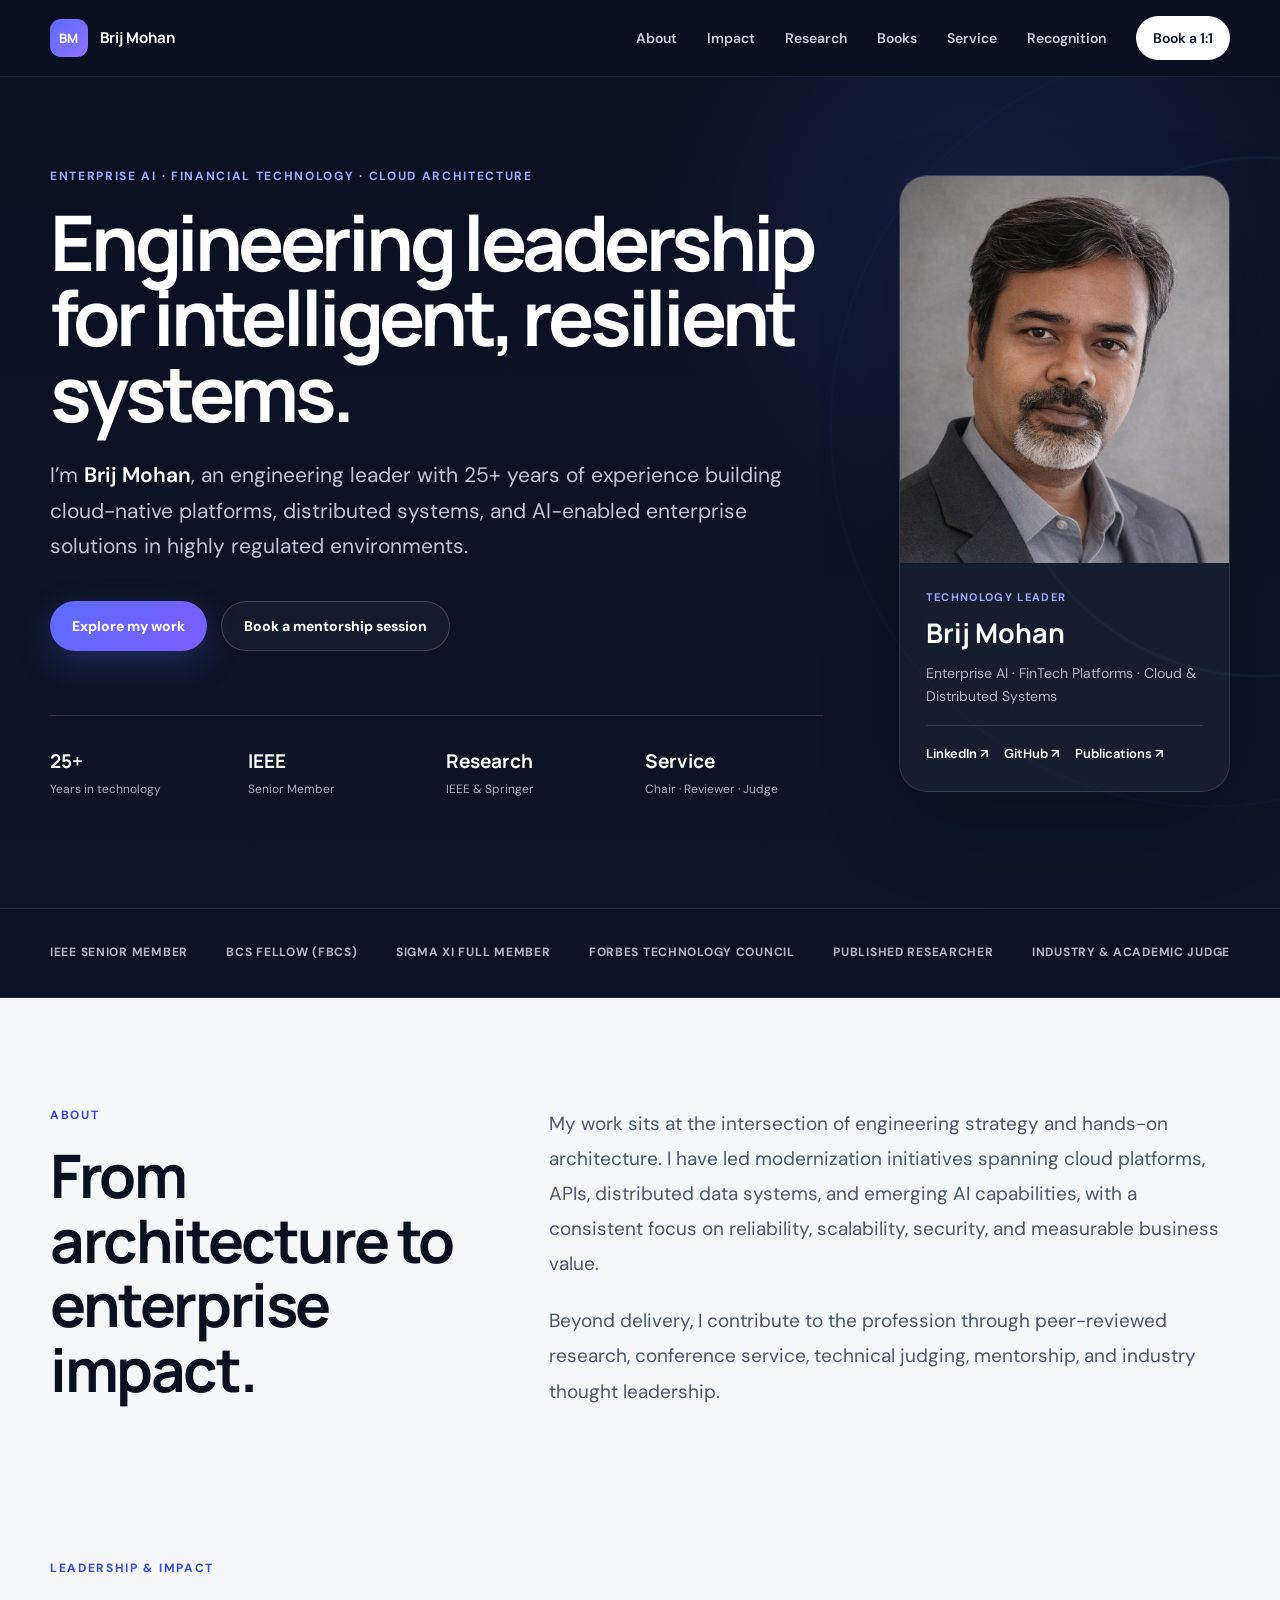
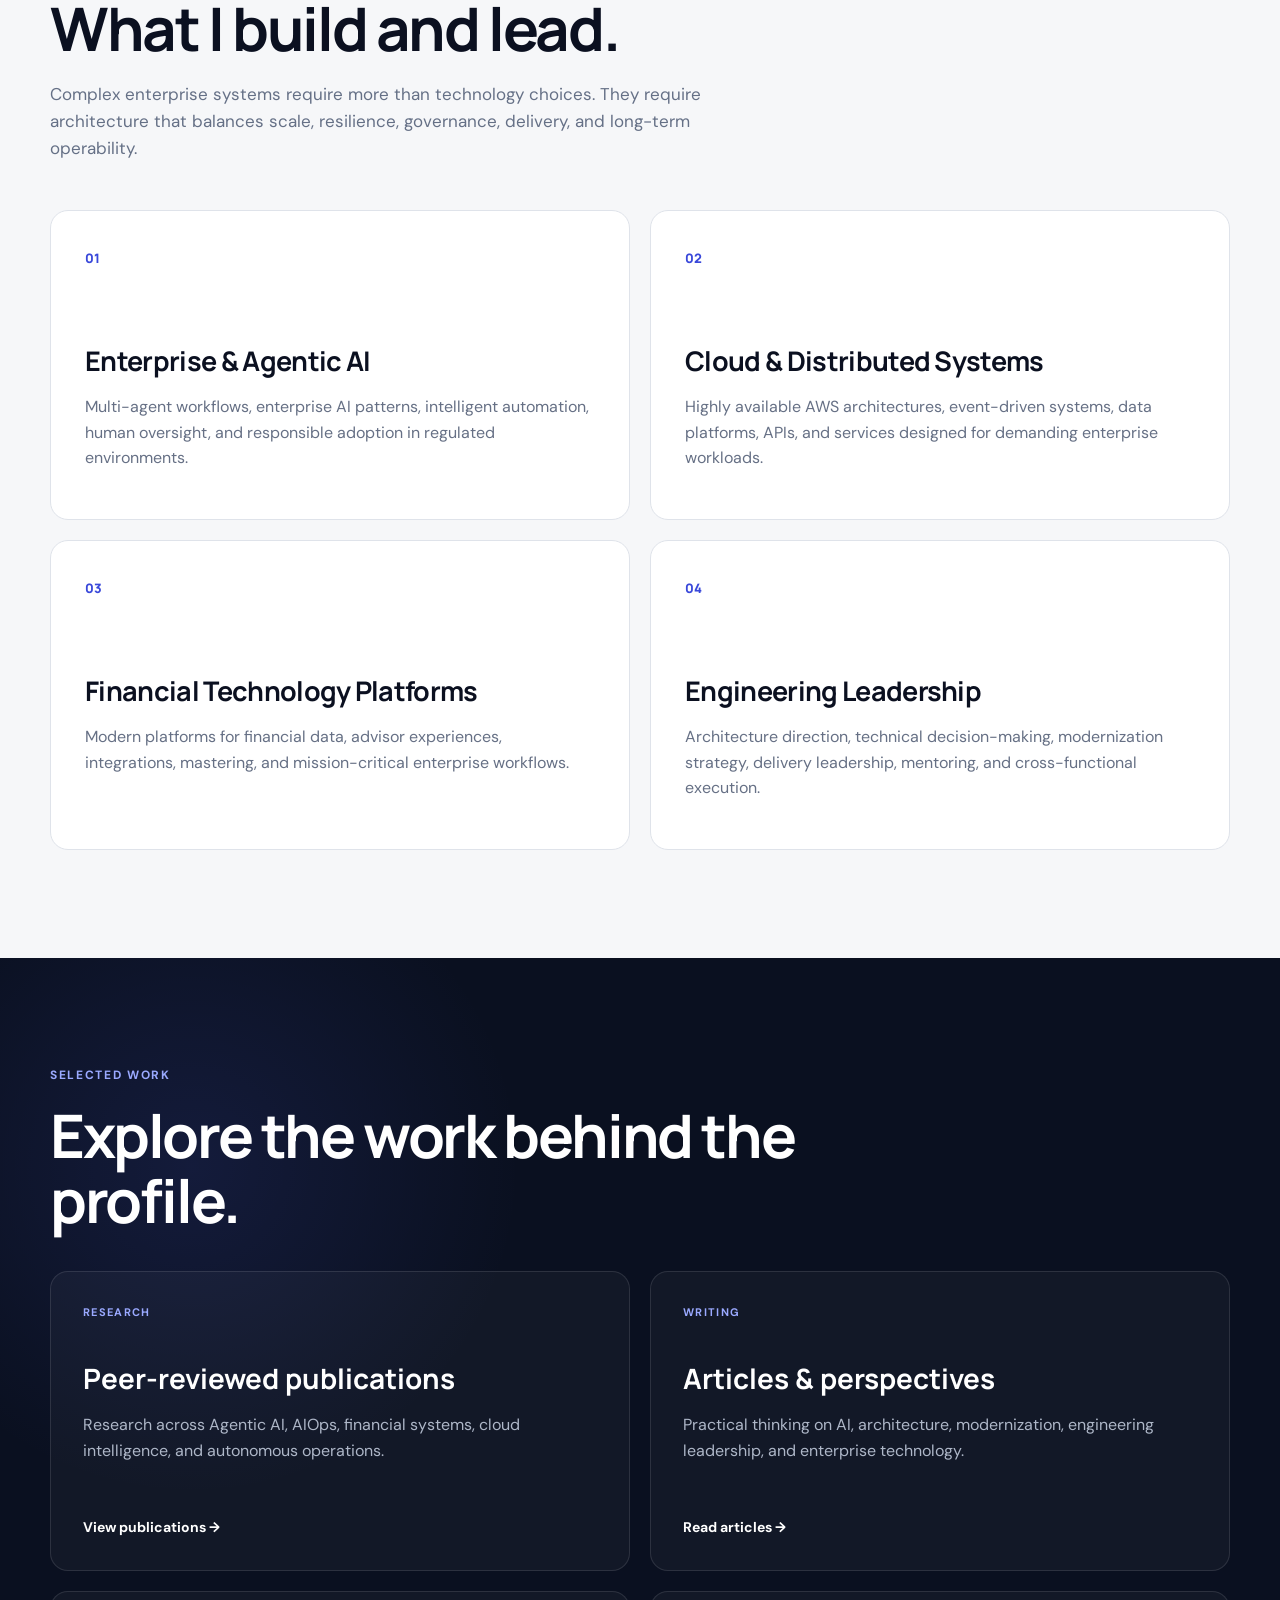
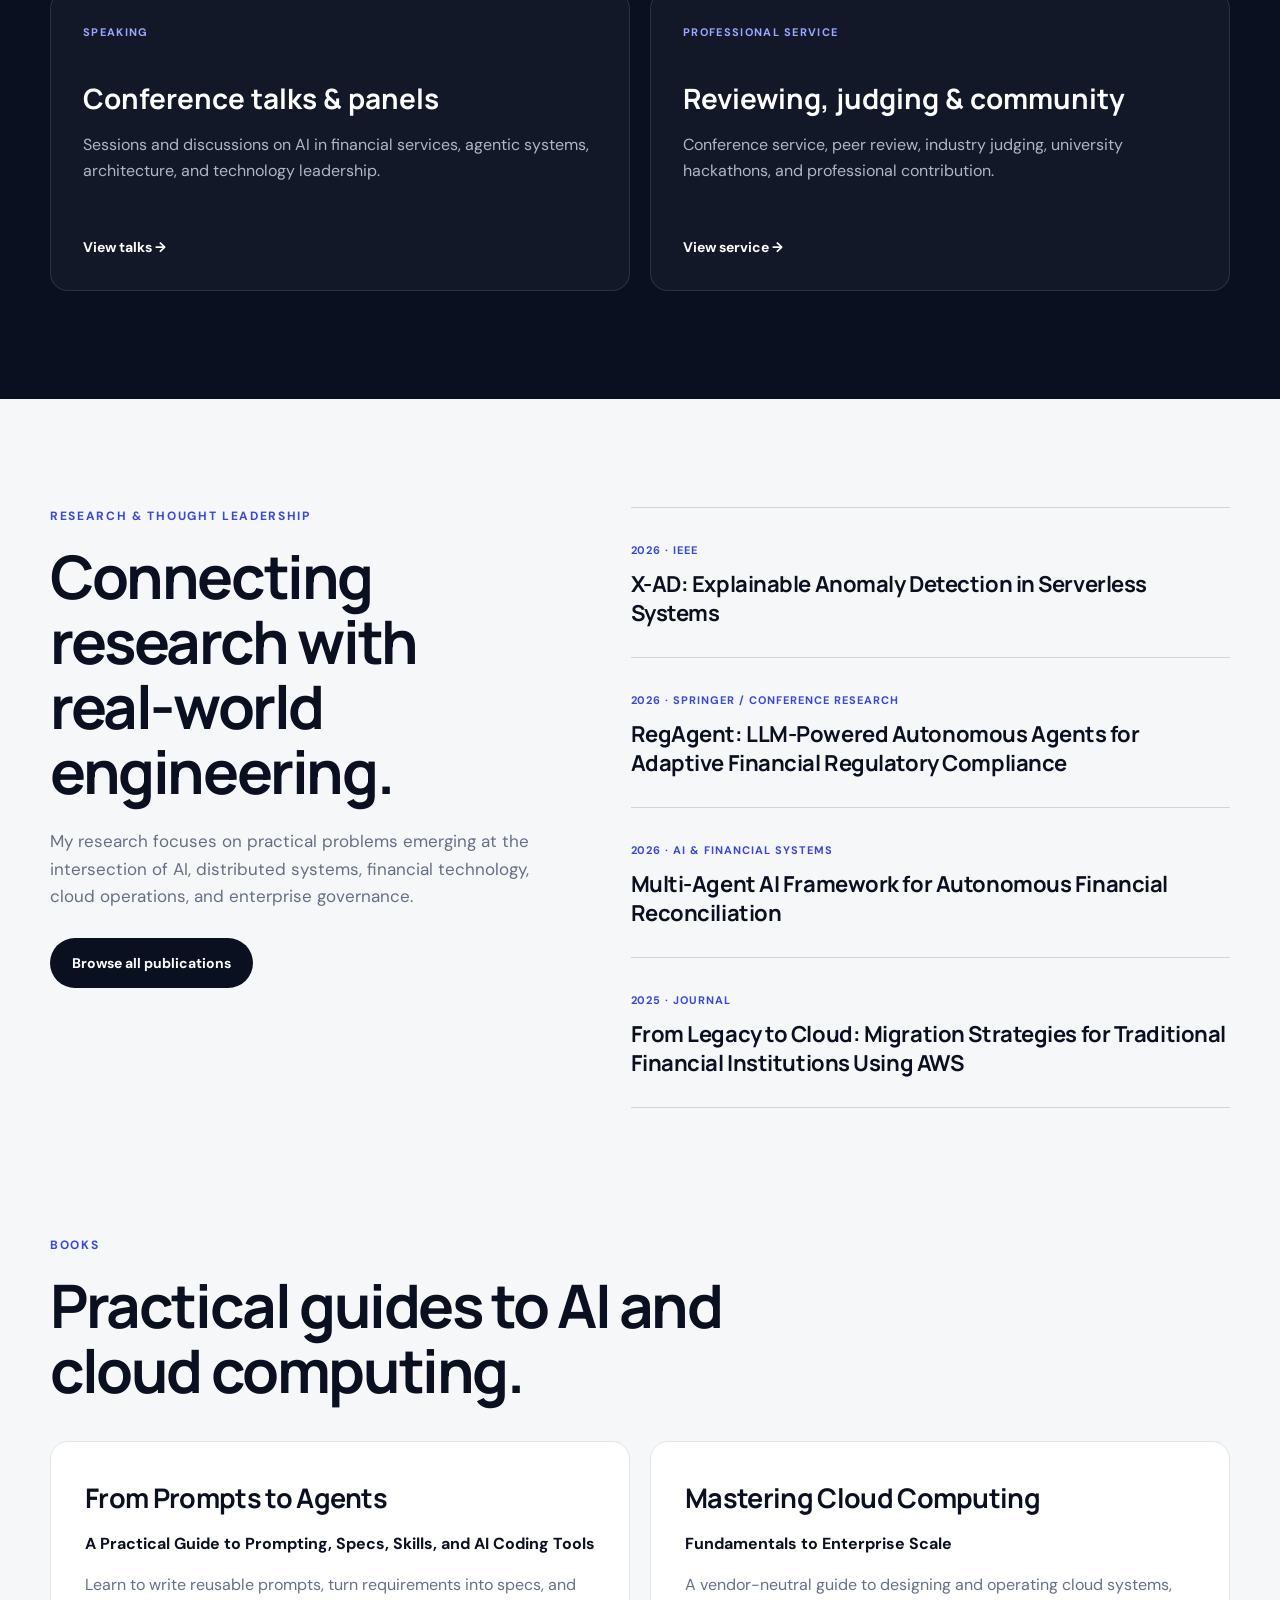
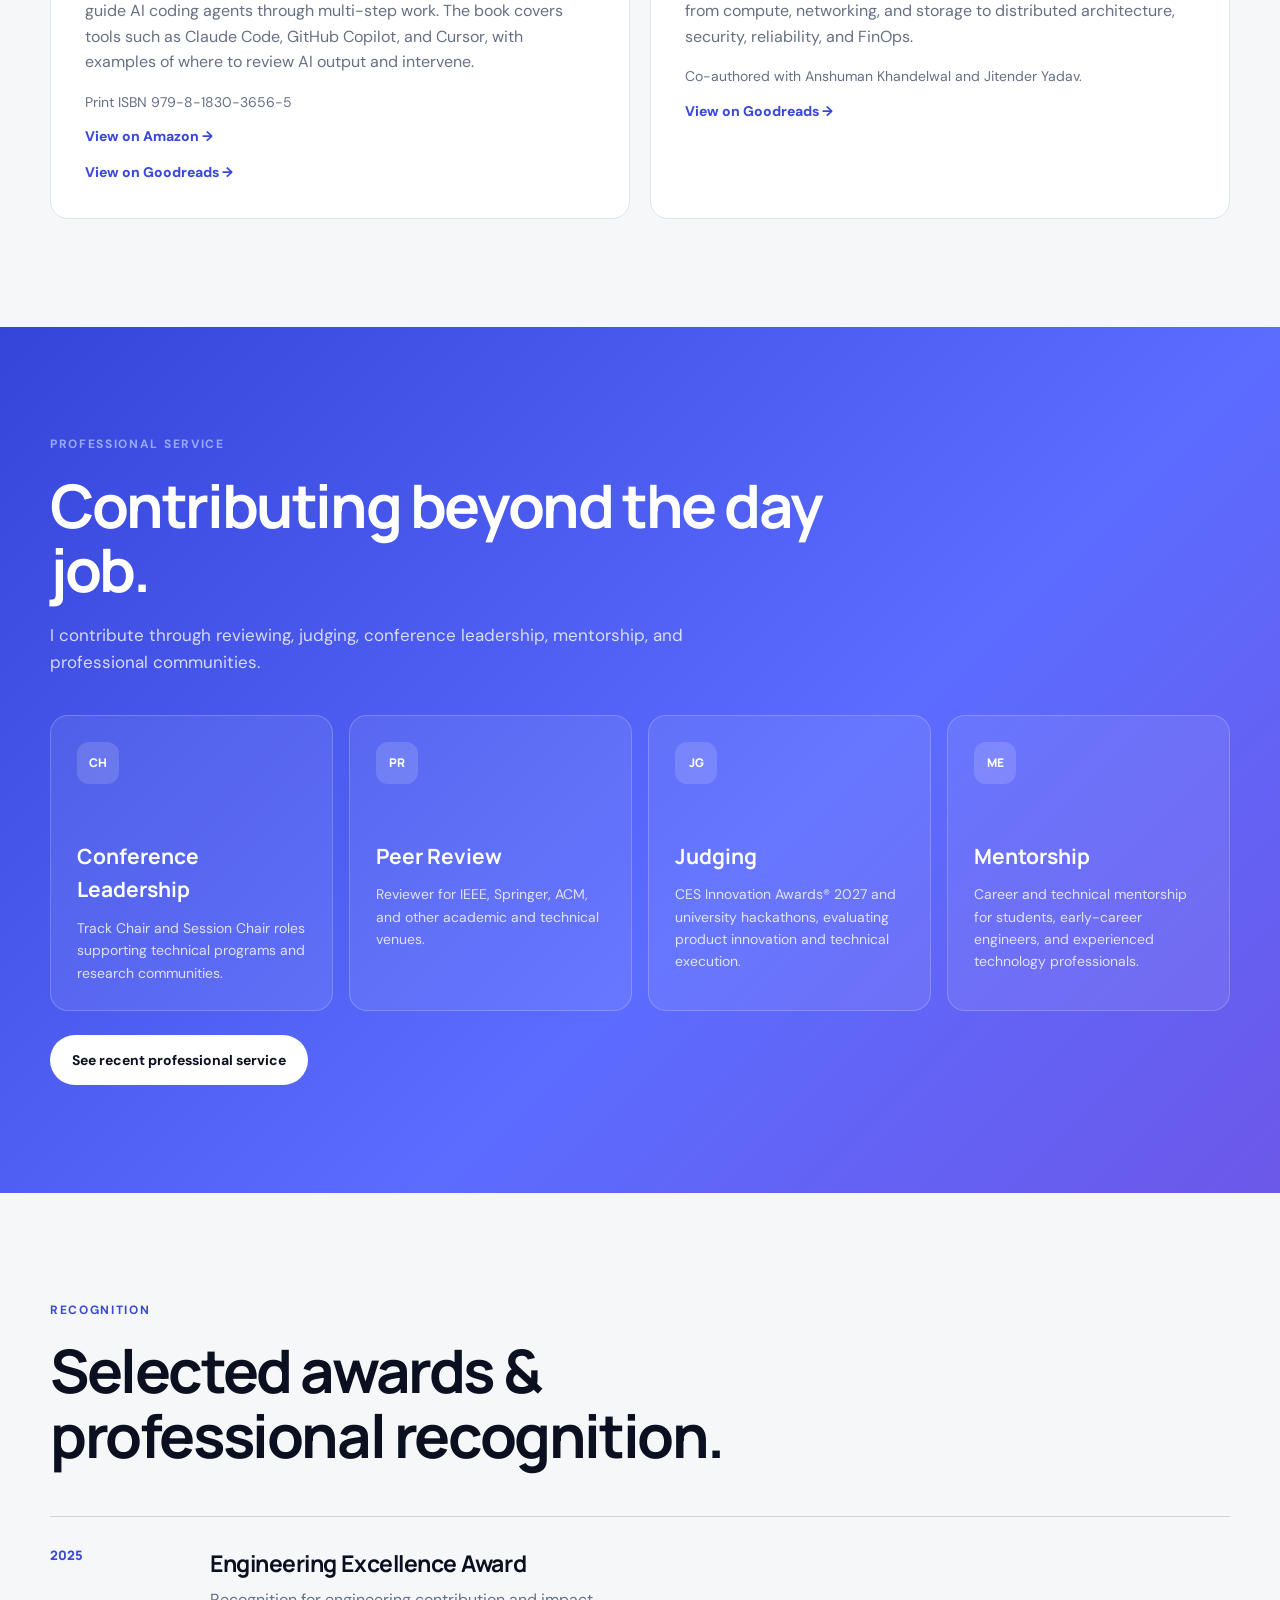
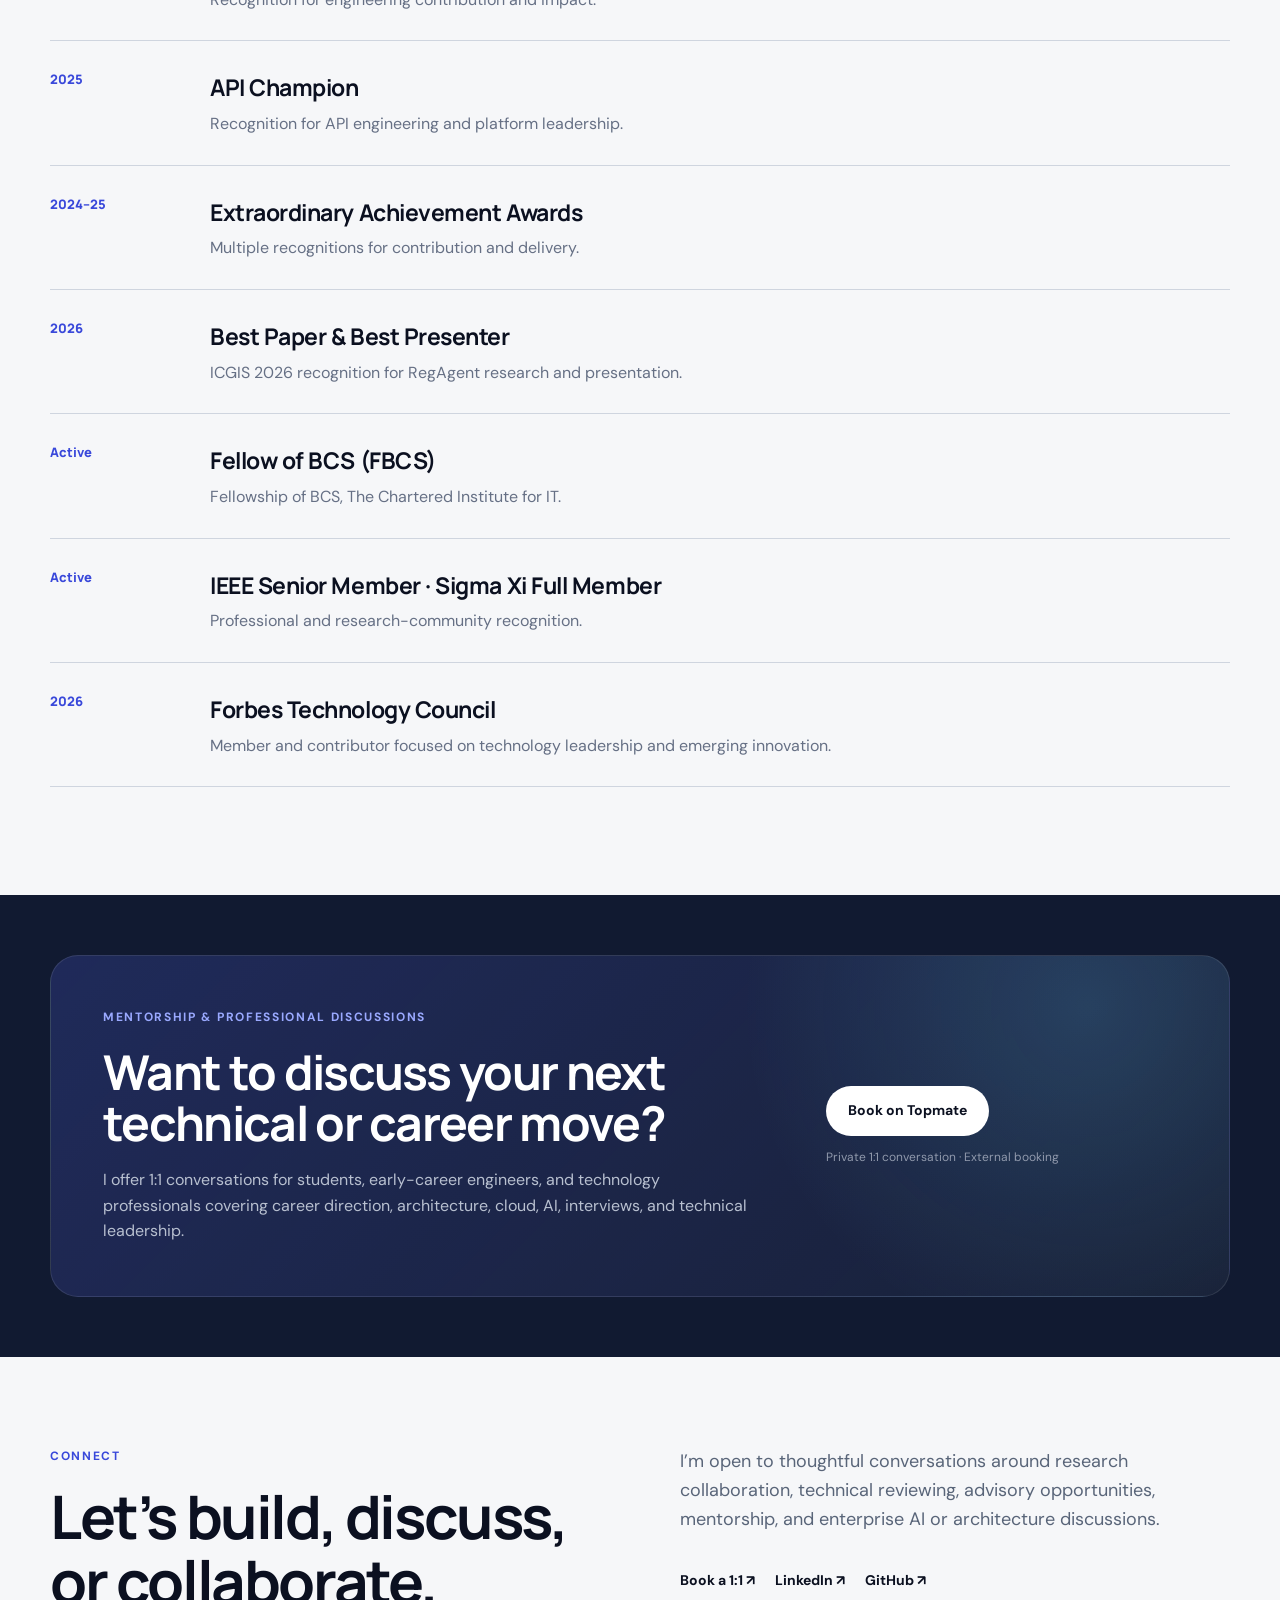
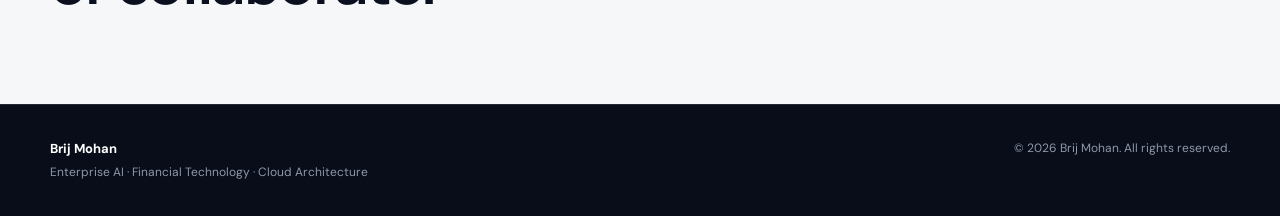
<file: index.html>
<!DOCTYPE html>
<html lang="en">
<head>
  <meta charset="UTF-8" />
  <meta name="viewport" content="width=device-width, initial-scale=1.0" />
  <meta name="description" content="Brij Mohan — Engineering leader focused on Enterprise AI, financial technology, cloud architecture, research, and professional service." />
  <meta name="author" content="Brij Mohan" />
  <meta name="theme-color" content="#0a1020" />
  <title>Brij Mohan | Enterprise AI & Financial Technology Leader</title>

  <meta property="og:title" content="Brij Mohan | Enterprise AI & Financial Technology Leader" />
  <meta property="og:description" content="Engineering leader building resilient cloud platforms, intelligent systems, and AI-enabled enterprise solutions at scale." />
  <meta property="og:type" content="website" />
  <meta property="og:url" content="https://bmdayal.github.io/" />
  <meta property="og:image" content="https://brijmohan.me/assets/brij-mohan-headshot.jpg" />

  <link rel="preconnect" href="https://fonts.googleapis.com" />
  <link rel="preconnect" href="https://fonts.gstatic.com" crossorigin />
  <link href="https://fonts.googleapis.com/css2?family=DM+Sans:wght@400;500;600;700&family=Manrope:wght@500;600;700;800&display=swap" rel="stylesheet" />
  <link rel="stylesheet" href="style.css" />
</head>
<body>
  <a class="skip-link" href="#main">Skip to content</a>

  <header class="site-header" id="top">
    <div class="container nav-shell">
      <a class="brand" href="#top" aria-label="Brij Mohan home">
        <span class="brand-mark">BM</span>
        <span class="brand-text">Brij Mohan</span>
      </a>

      <button class="nav-toggle" aria-expanded="false" aria-controls="primary-nav" aria-label="Toggle navigation">
        <span></span><span></span><span></span>
      </button>

      <nav class="nav-links" id="primary-nav" aria-label="Primary navigation">
        <a href="#about">About</a>
        <a href="#impact">Impact</a>
        <a href="#research">Research</a>
        <a href="#books">Books</a>
        <a href="#service">Service</a>
        <a href="#recognition">Recognition</a>
        <a class="nav-cta" href="https://topmate.io/mohanbrij" target="_blank" rel="noopener noreferrer">Book a 1:1</a>
      </nav>
    </div>
  </header>

  <main id="main">
    <section class="hero section">
      <div class="hero-glow hero-glow-one"></div>
      <div class="hero-glow hero-glow-two"></div>

      <div class="container hero-grid">
        <div class="hero-copy">
          <p class="eyebrow">Enterprise AI · Financial Technology · Cloud Architecture</p>
          <h1>Engineering leadership for intelligent, resilient systems.</h1>
          <p class="hero-lede">
            I’m <strong>Brij Mohan</strong>, an engineering leader with 25+ years of experience building
            cloud-native platforms, distributed systems, and AI-enabled enterprise solutions in highly
            regulated environments.
          </p>

          <div class="hero-actions">
            <a class="button button-primary" href="#impact">Explore my work</a>
            <a class="button button-secondary" href="https://topmate.io/mohanbrij" target="_blank" rel="noopener noreferrer">
              Book a mentorship session
            </a>
          </div>

          <div class="hero-proof" aria-label="Professional highlights">
            <div>
              <strong>25+</strong>
              <span>Years in technology</span>
            </div>
            <div>
              <strong>IEEE</strong>
              <span>Senior Member</span>
            </div>
            <div>
              <strong>Research</strong>
              <span>IEEE & Springer</span>
            </div>
            <div>
              <strong>Service</strong>
              <span>Chair · Reviewer · Judge</span>
            </div>
          </div>
        </div>

        <aside class="profile-card" aria-label="Brij Mohan profile">
          <div class="profile-image-wrap">
            <img src="assets/brij-mohan-headshot.jpg" alt="Brij Mohan" class="profile-image" />
          </div>
          <div class="profile-card-body">
            <p class="profile-kicker">Technology Leader</p>
            <h2>Brij Mohan</h2>
            <p>Enterprise AI · FinTech Platforms · Cloud & Distributed Systems</p>
            <div class="profile-links">
              <a href="https://www.linkedin.com/in/bmdayal/" target="_blank" rel="noopener noreferrer">LinkedIn ↗</a>
              <a href="https://github.com/bmdayal" target="_blank" rel="noopener noreferrer">GitHub ↗</a>
              <a href="research/">Publications ↗</a>
            </div>
          </div>
        </aside>
      </div>
    </section>

    <section class="trust-strip" aria-label="Professional affiliations">
      <div class="container trust-row">
        <span>IEEE Senior Member</span>
        <span>BCS Fellow (FBCS)</span>
        <span>Sigma Xi Full Member</span>
        <span>Forbes Technology Council</span>
        <span>Published Researcher</span>
        <span>Industry & Academic Judge</span>
      </div>
    </section>

    <section class="section section-light" id="about">
      <div class="container two-column">
        <div>
          <p class="eyebrow eyebrow-dark">About</p>
          <h2 class="section-title dark-title">From architecture to enterprise impact.</h2>
        </div>

        <div class="prose">
          <p>
            My work sits at the intersection of engineering strategy and hands-on architecture. I have led
            modernization initiatives spanning cloud platforms, APIs, distributed data systems, and emerging
            AI capabilities, with a consistent focus on reliability, scalability, security, and measurable business value.
          </p>
          <p>
            Beyond delivery, I contribute to the profession through peer-reviewed research, conference service,
            technical judging, mentorship, and industry thought leadership.
          </p>
        </div>
      </div>
    </section>

    <section class="section section-light section-topless" id="impact">
      <div class="container">
        <div class="section-heading">
          <p class="eyebrow eyebrow-dark">Leadership & Impact</p>
          <h2 class="section-title dark-title">What I build and lead.</h2>
          <p class="section-intro">
            Complex enterprise systems require more than technology choices. They require architecture that balances
            scale, resilience, governance, delivery, and long-term operability.
          </p>
        </div>

        <div class="card-grid impact-grid">
          <article class="feature-card">
            <span class="card-number">01</span>
            <h3>Enterprise & Agentic AI</h3>
            <p>
              Multi-agent workflows, enterprise AI patterns, intelligent automation, human oversight,
              and responsible adoption in regulated environments.
            </p>
          </article>

          <article class="feature-card">
            <span class="card-number">02</span>
            <h3>Cloud & Distributed Systems</h3>
            <p>
              Highly available AWS architectures, event-driven systems, data platforms, APIs, and services
              designed for demanding enterprise workloads.
            </p>
          </article>

          <article class="feature-card">
            <span class="card-number">03</span>
            <h3>Financial Technology Platforms</h3>
            <p>
              Modern platforms for financial data, advisor experiences, integrations, mastering,
              and mission-critical enterprise workflows.
            </p>
          </article>

          <article class="feature-card">
            <span class="card-number">04</span>
            <h3>Engineering Leadership</h3>
            <p>
              Architecture direction, technical decision-making, modernization strategy, delivery leadership,
              mentoring, and cross-functional execution.
            </p>
          </article>
        </div>
      </div>
    </section>

    <section class="section section-dark">
      <div class="container">
        <div class="section-heading compact-heading">
          <p class="eyebrow">Selected Work</p>
          <h2 class="section-title">Explore the work behind the profile.</h2>
        </div>

        <div class="work-grid">
          <a class="work-card" href="research/">
            <span class="work-label">Research</span>
            <h3>Peer-reviewed publications</h3>
            <p>Research across Agentic AI, AIOps, financial systems, cloud intelligence, and autonomous operations.</p>
            <span class="text-link">View publications →</span>
          </a>

          <a class="work-card" href="blog/">
            <span class="work-label">Writing</span>
            <h3>Articles & perspectives</h3>
            <p>Practical thinking on AI, architecture, modernization, engineering leadership, and enterprise technology.</p>
            <span class="text-link">Read articles →</span>
          </a>

          <a class="work-card" href="talks/">
            <span class="work-label">Speaking</span>
            <h3>Conference talks & panels</h3>
            <p>Sessions and discussions on AI in financial services, agentic systems, architecture, and technology leadership.</p>
            <span class="text-link">View talks →</span>
          </a>

          <a class="work-card" href="#service">
            <span class="work-label">Professional Service</span>
            <h3>Reviewing, judging & community</h3>
            <p>Conference service, peer review, industry judging, university hackathons, and professional contribution.</p>
            <span class="text-link">View service →</span>
          </a>
        </div>
      </div>
    </section>

    <section class="section section-light" id="research">
      <div class="container editorial-grid">
        <div class="editorial-heading">
          <p class="eyebrow eyebrow-dark">Research & Thought Leadership</p>
          <h2 class="section-title dark-title">Connecting research with real-world engineering.</h2>
          <p>
            My research focuses on practical problems emerging at the intersection of AI, distributed systems,
            financial technology, cloud operations, and enterprise governance.
          </p>
          <a class="button button-dark" href="research/">Browse all publications</a>
        </div>

        <div class="publication-list">
          <article>
            <span>2026 · IEEE</span>
            <h3>X-AD: Explainable Anomaly Detection in Serverless Systems</h3>
          </article>
          <article>
            <span>2026 · Springer / Conference Research</span>
            <h3>RegAgent: LLM-Powered Autonomous Agents for Adaptive Financial Regulatory Compliance</h3>
          </article>
          <article>
            <span>2026 · AI & Financial Systems</span>
            <h3>Multi-Agent AI Framework for Autonomous Financial Reconciliation</h3>
          </article>
          <article>
            <span>2025 · Journal</span>
            <h3>From Legacy to Cloud: Migration Strategies for Traditional Financial Institutions Using AWS</h3>
          </article>
        </div>
      </div>
    </section>

    <section class="section section-light section-topless" id="books" aria-labelledby="books-title">
      <div class="container">
        <div class="section-heading compact-heading">
          <p class="eyebrow eyebrow-dark">Books</p>
          <h2 class="section-title dark-title" id="books-title">Practical guides to AI and cloud computing.</h2>
        </div>
        <div class="card-grid impact-grid">
          <article class="feature-card book-card">
            <h3>From Prompts to Agents</h3>
            <p class="book-subtitle">A Practical Guide to Prompting, Specs, Skills, and AI Coding Tools</p>
            <p>Learn to write reusable prompts, turn requirements into specs, and guide AI coding agents through multi-step work. The book covers tools such as Claude Code, GitHub Copilot, and Cursor, with examples of where to review AI output and intervene.</p>
            <p class="book-detail">Print ISBN 979-8-1830-3656-5</p>
            <div><a class="inline-link" href="https://www.amazon.com/dp/B0HPZ81D88">View on Amazon →</a></div>
            <div><a class="inline-link" href="https://www.goodreads.com/book/show/262889424-from-prompts-to-agents">View on Goodreads →</a></div>
          </article>
          <article class="feature-card book-card">
            <h3>Mastering Cloud Computing</h3>
            <p class="book-subtitle">Fundamentals to Enterprise Scale</p>
            <p>A vendor-neutral guide to designing and operating cloud systems, from compute, networking, and storage to distributed architecture, security, reliability, and FinOps.</p>
            <p class="book-detail">Co-authored with Anshuman Khandelwal and Jitender Yadav.</p>
            <a class="inline-link" href="https://www.goodreads.com/book/show/253694104-mastering-cloud-computing">View on Goodreads →</a>
          </article>
        </div>
      </div>
    </section>

    <section class="section section-accent" id="service">
      <div class="container">
        <div class="section-heading compact-heading">
          <p class="eyebrow">Professional Service</p>
          <h2 class="section-title">Contributing beyond the day job.</h2>
          <p class="section-intro light-intro">
            I contribute through reviewing, judging, conference leadership, mentorship, and professional communities.
          </p>
        </div>

        <div class="service-grid">
          <article>
            <span class="service-icon">CH</span>
            <h3>Conference Leadership</h3>
            <p>Track Chair and Session Chair roles supporting technical programs and research communities.</p>
          </article>
          <article>
            <span class="service-icon">PR</span>
            <h3>Peer Review</h3>
            <p>Reviewer for IEEE, Springer, ACM, and other academic and technical venues.</p>
          </article>
          <article>
            <span class="service-icon">JG</span>
            <h3>Judging</h3>
            <p>CES Innovation Awards® 2027 and university hackathons, evaluating product innovation and technical execution.</p>
          </article>
          <article>
            <span class="service-icon">ME</span>
            <h3>Mentorship</h3>
            <p>Career and technical mentorship for students, early-career engineers, and experienced technology professionals.</p>
          </article>
        </div>
        <div class="service-actions">
          <a class="button button-light" href="judging/#recent-service">See recent professional service</a>
        </div>
      </div>
    </section>

    <section class="section section-light" id="recognition">
      <div class="container">
        <div class="section-heading">
          <p class="eyebrow eyebrow-dark">Recognition</p>
          <h2 class="section-title dark-title">Selected awards & professional recognition.</h2>
        </div>

        <div class="recognition-list">
          <div class="recognition-item">
            <span class="recognition-year">2025</span>
            <div>
              <h3>Engineering Excellence Award</h3>
              <p>Recognition for engineering contribution and impact.</p>
            </div>
          </div>
          <div class="recognition-item">
            <span class="recognition-year">2025</span>
            <div>
              <h3>API Champion</h3>
              <p>Recognition for API engineering and platform leadership.</p>
            </div>
          </div>
          <div class="recognition-item">
            <span class="recognition-year">2024–25</span>
            <div>
              <h3>Extraordinary Achievement Awards</h3>
              <p>Multiple recognitions for contribution and delivery.</p>
            </div>
          </div>
          <div class="recognition-item">
            <span class="recognition-year">2026</span>
            <div>
              <h3>Best Paper & Best Presenter</h3>
              <p>ICGIS 2026 recognition for RegAgent research and presentation.</p>
            </div>
          </div>
          <div class="recognition-item">
            <span class="recognition-year">Active</span>
            <div>
              <h3>Fellow of BCS (FBCS)</h3>
              <p>Fellowship of BCS, The Chartered Institute for IT.</p>
            </div>
          </div>
          <div class="recognition-item">
            <span class="recognition-year">Active</span>
            <div>
              <h3>IEEE Senior Member · Sigma Xi Full Member</h3>
              <p>Professional and research-community recognition.</p>
            </div>
          </div>
          <div class="recognition-item">
            <span class="recognition-year">2026</span>
            <div>
              <h3>Forbes Technology Council</h3>
              <p>Member and contributor focused on technology leadership and emerging innovation.</p>
            </div>
          </div>
        </div>
      </div>
    </section>

    <section class="section mentorship-section">
      <div class="container mentorship-card">
        <div>
          <p class="eyebrow">Mentorship & Professional Discussions</p>
          <h2>Want to discuss your next technical or career move?</h2>
          <p>
            I offer 1:1 conversations for students, early-career engineers, and technology professionals covering
            career direction, architecture, cloud, AI, interviews, and technical leadership.
          </p>
        </div>
        <div class="mentorship-actions">
          <a class="button button-light" href="https://topmate.io/mohanbrij" target="_blank" rel="noopener noreferrer">
            Book on Topmate
          </a>
          <span>Private 1:1 conversation · External booking</span>
        </div>
      </div>
    </section>

    <section class="section section-light contact-section" id="contact">
      <div class="container contact-grid">
        <div>
          <p class="eyebrow eyebrow-dark">Connect</p>
          <h2 class="section-title dark-title">Let’s build, discuss, or collaborate.</h2>
        </div>
        <div class="contact-copy">
          <p>
            I’m open to thoughtful conversations around research collaboration, technical reviewing,
            advisory opportunities, mentorship, and enterprise AI or architecture discussions.
          </p>
          <div class="contact-links">
            <a href="https://topmate.io/mohanbrij" target="_blank" rel="noopener noreferrer">Book a 1:1 ↗</a>
            <a href="https://www.linkedin.com/in/bmdayal/" target="_blank" rel="noopener noreferrer">LinkedIn ↗</a>
            <a href="https://github.com/bmdayal" target="_blank" rel="noopener noreferrer">GitHub ↗</a>
          </div>
        </div>
      </div>
    </section>
  </main>

  <footer class="site-footer">
    <div class="container footer-row">
      <div>
        <strong>Brij Mohan</strong>
        <span>Enterprise AI · Financial Technology · Cloud Architecture</span>
      </div>
      <p>© <span id="year">2026</span> Brij Mohan. All rights reserved.</p>
    </div>
  </footer>

  <script>
    const toggle = document.querySelector('.nav-toggle');
    const nav = document.querySelector('.nav-links');

    toggle.addEventListener('click', () => {
      const expanded = toggle.getAttribute('aria-expanded') === 'true';
      toggle.setAttribute('aria-expanded', String(!expanded));
      nav.classList.toggle('is-open');
    });

    document.querySelectorAll('.nav-links a').forEach(link => {
      link.addEventListener('click', () => {
        nav.classList.remove('is-open');
        toggle.setAttribute('aria-expanded', 'false');
      });
    });

    document.getElementById('year').textContent = new Date().getFullYear();
  </script>
  <!-- Cloudflare Web Analytics -->
  <script type='module' src='https://static.cloudflareinsights.com/beacon.min.js' data-cf-beacon='{"token": "a531abeb45494b0d88fc303a36410803"}'></script>
  <!-- End Cloudflare Web Analytics -->
</body>
</html>
</file>
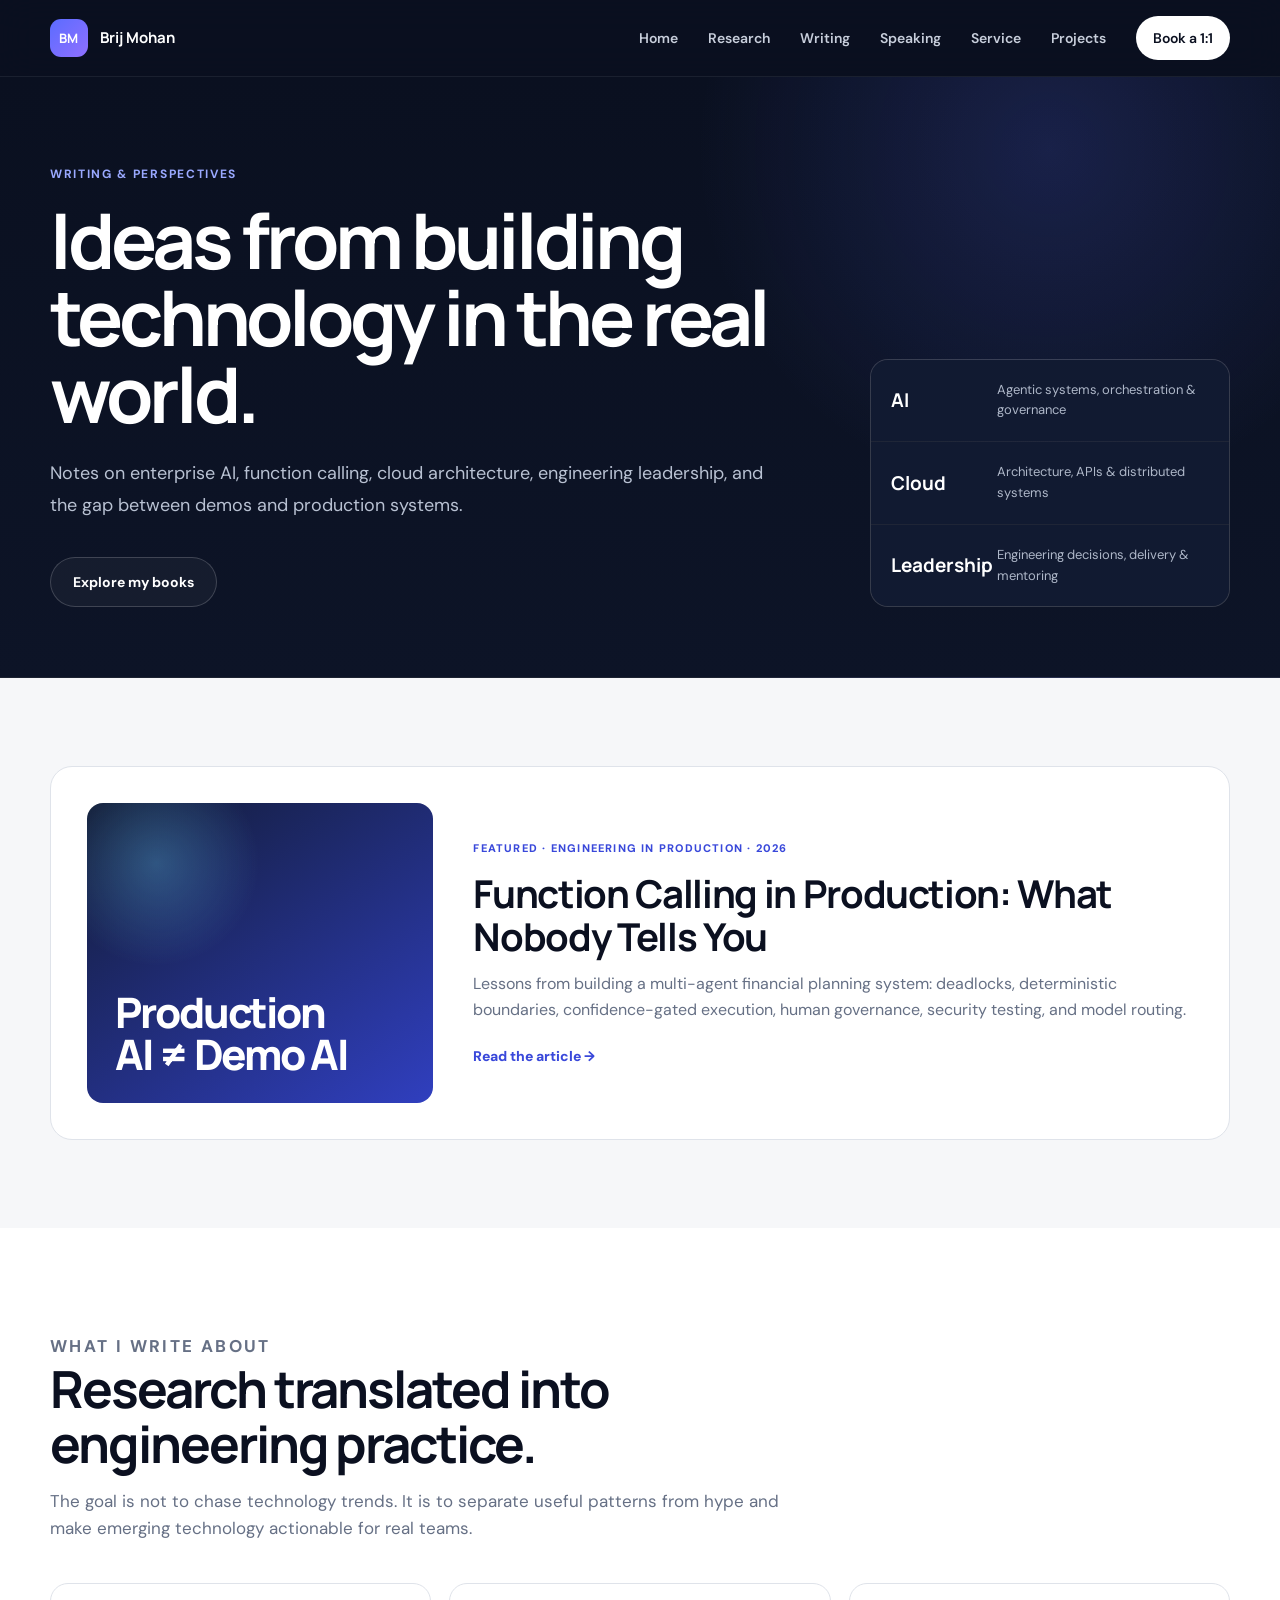
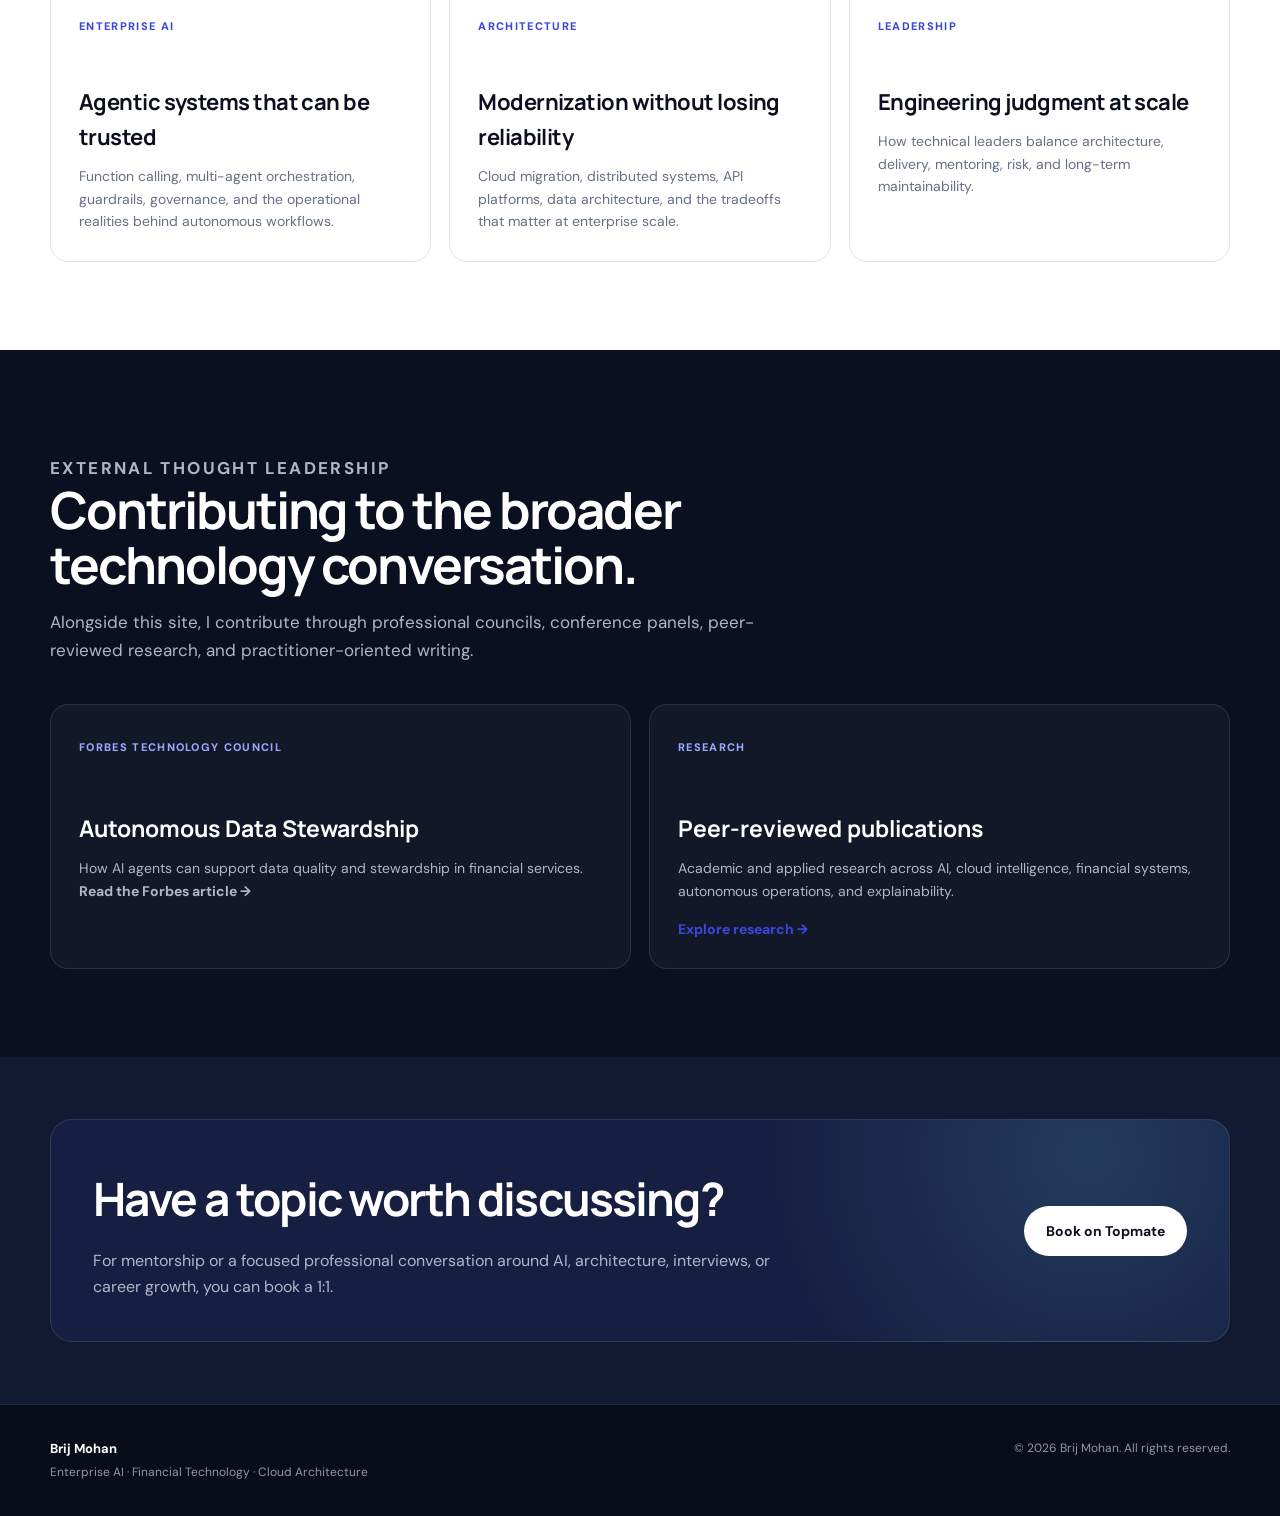
<file: blog/index.html>
<!DOCTYPE html>
<html lang="en">
<head>
  <meta charset="UTF-8" />
  <meta name="viewport" content="width=device-width, initial-scale=1.0" />
  <meta name="description" content="Writing by Brij Mohan on enterprise AI, function calling, architecture, distributed systems, and engineering leadership." />
  <meta name="author" content="Brij Mohan" />
  <meta name="theme-color" content="#0a1020" />
  <title>Writing & Perspectives | Brij Mohan</title>
  <link rel="preconnect" href="https://fonts.googleapis.com" />
  <link rel="preconnect" href="https://fonts.gstatic.com" crossorigin />
  <link href="https://fonts.googleapis.com/css2?family=DM+Sans:wght@400;500;600;700&family=Manrope:wght@500;600;700;800&display=swap" rel="stylesheet" />
  <link rel="stylesheet" href="/style.css" />
</head>
<body>
  <a class="skip-link" href="#main">Skip to content</a>
  
  <header class="site-header">
    <div class="container nav-shell">
      <a class="brand" href="/">
        <span class="brand-mark">BM</span><span class="brand-text">Brij Mohan</span>
      </a>
      <button class="nav-toggle" aria-expanded="false" aria-controls="primary-nav" aria-label="Toggle navigation">
        <span></span><span></span><span></span>
      </button>
      <nav class="nav-links" id="primary-nav">
        <a href="/">Home</a>
<a href="/research/">Research</a>
<a href="/blog/" aria-current="page">Writing</a>
<a href="/talks/">Speaking</a>
<a href="/judging/">Service</a>
<a href="/projects/">Projects</a>
        <a class="nav-cta" href="https://topmate.io/mohanbrij" target="_blank" rel="noopener noreferrer">Book a 1:1</a>
      </nav>
    </div>
  </header>
  <main id="main">
    
<section class="inner-hero">
  <div class="container inner-hero-grid">
    <div>
      <p class="eyebrow">Writing & Perspectives</p>
      <h1 class="inner-title">Ideas from building technology in the real world.</h1>
      <p class="inner-lede">Notes on enterprise AI, function calling, cloud architecture, engineering leadership, and the gap between demos and production systems.</p>
      <div class="hero-actions">
        <a class="button button-secondary" href="/#books">Explore my books</a>
      </div>
    </div>
    <div class="inner-stat-panel">
      <div class="inner-stat"><strong>AI</strong><span>Agentic systems, orchestration & governance</span></div>
      <div class="inner-stat"><strong>Cloud</strong><span>Architecture, APIs & distributed systems</span></div>
      <div class="inner-stat"><strong>Leadership</strong><span>Engineering decisions, delivery & mentoring</span></div>
    </div>
  </div>
</section>

<section class="page-section page-section-light">
  <div class="container">
    <div class="article-feature">
      <div class="article-art"><span>Production<br>AI ≠ Demo AI</span></div>
      <div class="article-copy">
        <span class="article-meta">Featured · Engineering in Production · 2026</span>
        <h2>Function Calling in Production: What Nobody Tells You</h2>
        <p>Lessons from building a multi-agent financial planning system: deadlocks, deterministic boundaries, confidence-gated execution, human governance, security testing, and model routing.</p>
        <a class="inline-link" href="./function-calling/">Read the article →</a>
      </div>
    </div>
  </div>
</section>

<section class="page-section page-section-white">
  <div class="container">
    <div class="page-heading">
      <p class="eyebrow eyebrow-dark">What I Write About</p>
      <h2>Research translated into engineering practice.</h2>
      <p>The goal is not to chase technology trends. It is to separate useful patterns from hype and make emerging technology actionable for real teams.</p>
    </div>
    <div class="topic-grid">
      <article class="topic-card"><span class="topic-kicker">Enterprise AI</span><h3>Agentic systems that can be trusted</h3><p>Function calling, multi-agent orchestration, guardrails, governance, and the operational realities behind autonomous workflows.</p></article>
      <article class="topic-card"><span class="topic-kicker">Architecture</span><h3>Modernization without losing reliability</h3><p>Cloud migration, distributed systems, API platforms, data architecture, and the tradeoffs that matter at enterprise scale.</p></article>
      <article class="topic-card"><span class="topic-kicker">Leadership</span><h3>Engineering judgment at scale</h3><p>How technical leaders balance architecture, delivery, mentoring, risk, and long-term maintainability.</p></article>
    </div>
  </div>
</section>

<section class="page-section page-section-dark">
  <div class="container">
    <div class="page-heading">
      <p class="eyebrow">External Thought Leadership</p>
      <h2>Contributing to the broader technology conversation.</h2>
      <p>Alongside this site, I contribute through professional councils, conference panels, peer-reviewed research, and practitioner-oriented writing.</p>
    </div>
    <div class="dark-card-grid">
      <article class="dark-info-card">
        <span class="card-eyebrow">Forbes Technology Council</span>
        <h3>Autonomous Data Stewardship</h3>
        <p>How AI agents can support data quality and stewardship in financial services.</p>
        <p><a class="text-link" href="https://www.forbes.com/councils/forbestechcouncil/2026/05/21/autonomous-data-stewardship-how-ai-agents-are-redefining-master-data-management-in-financial-services/">Read the Forbes article →</a></p>
      </article>
      <article class="dark-info-card"><span class="card-eyebrow">Research</span><h3>Peer-reviewed publications</h3><p>Academic and applied research across AI, cloud intelligence, financial systems, autonomous operations, and explainability.</p><p style="margin-top:16px"><a class="inline-link" href="/research/">Explore research →</a></p></article>
    </div>
  </div>
</section>

<section class="page-cta">
  <div class="container page-cta-card">
    <div><h2>Have a topic worth discussing?</h2><p>For mentorship or a focused professional conversation around AI, architecture, interviews, or career growth, you can book a 1:1.</p></div>
    <a class="button button-light" href="https://topmate.io/mohanbrij" target="_blank" rel="noopener noreferrer">Book on Topmate</a>
  </div>
</section>

  </main>
  
  <footer class="site-footer">
    <div class="container footer-row">
      <div><strong>Brij Mohan</strong><span>Enterprise AI · Financial Technology · Cloud Architecture</span></div>
      <p>© 2026 Brij Mohan. All rights reserved.</p>
    </div>
  </footer>
  <script>
    const toggle = document.querySelector('.nav-toggle');
    const nav = document.querySelector('.nav-links');
    if (toggle && nav) {
      toggle.addEventListener('click', () => {
        const expanded = toggle.getAttribute('aria-expanded') === 'true';
        toggle.setAttribute('aria-expanded', String(!expanded));
        nav.classList.toggle('is-open');
      });
      nav.querySelectorAll('a').forEach(a => a.addEventListener('click', () => {
        nav.classList.remove('is-open');
        toggle.setAttribute('aria-expanded','false');
      }));
    }
  </script>
  <!-- Cloudflare Web Analytics -->
  <script type='module' src='https://static.cloudflareinsights.com/beacon.min.js' data-cf-beacon='{"token": "a531abeb45494b0d88fc303a36410803"}'></script>
  <!-- End Cloudflare Web Analytics -->
</body>
</html>
</file>
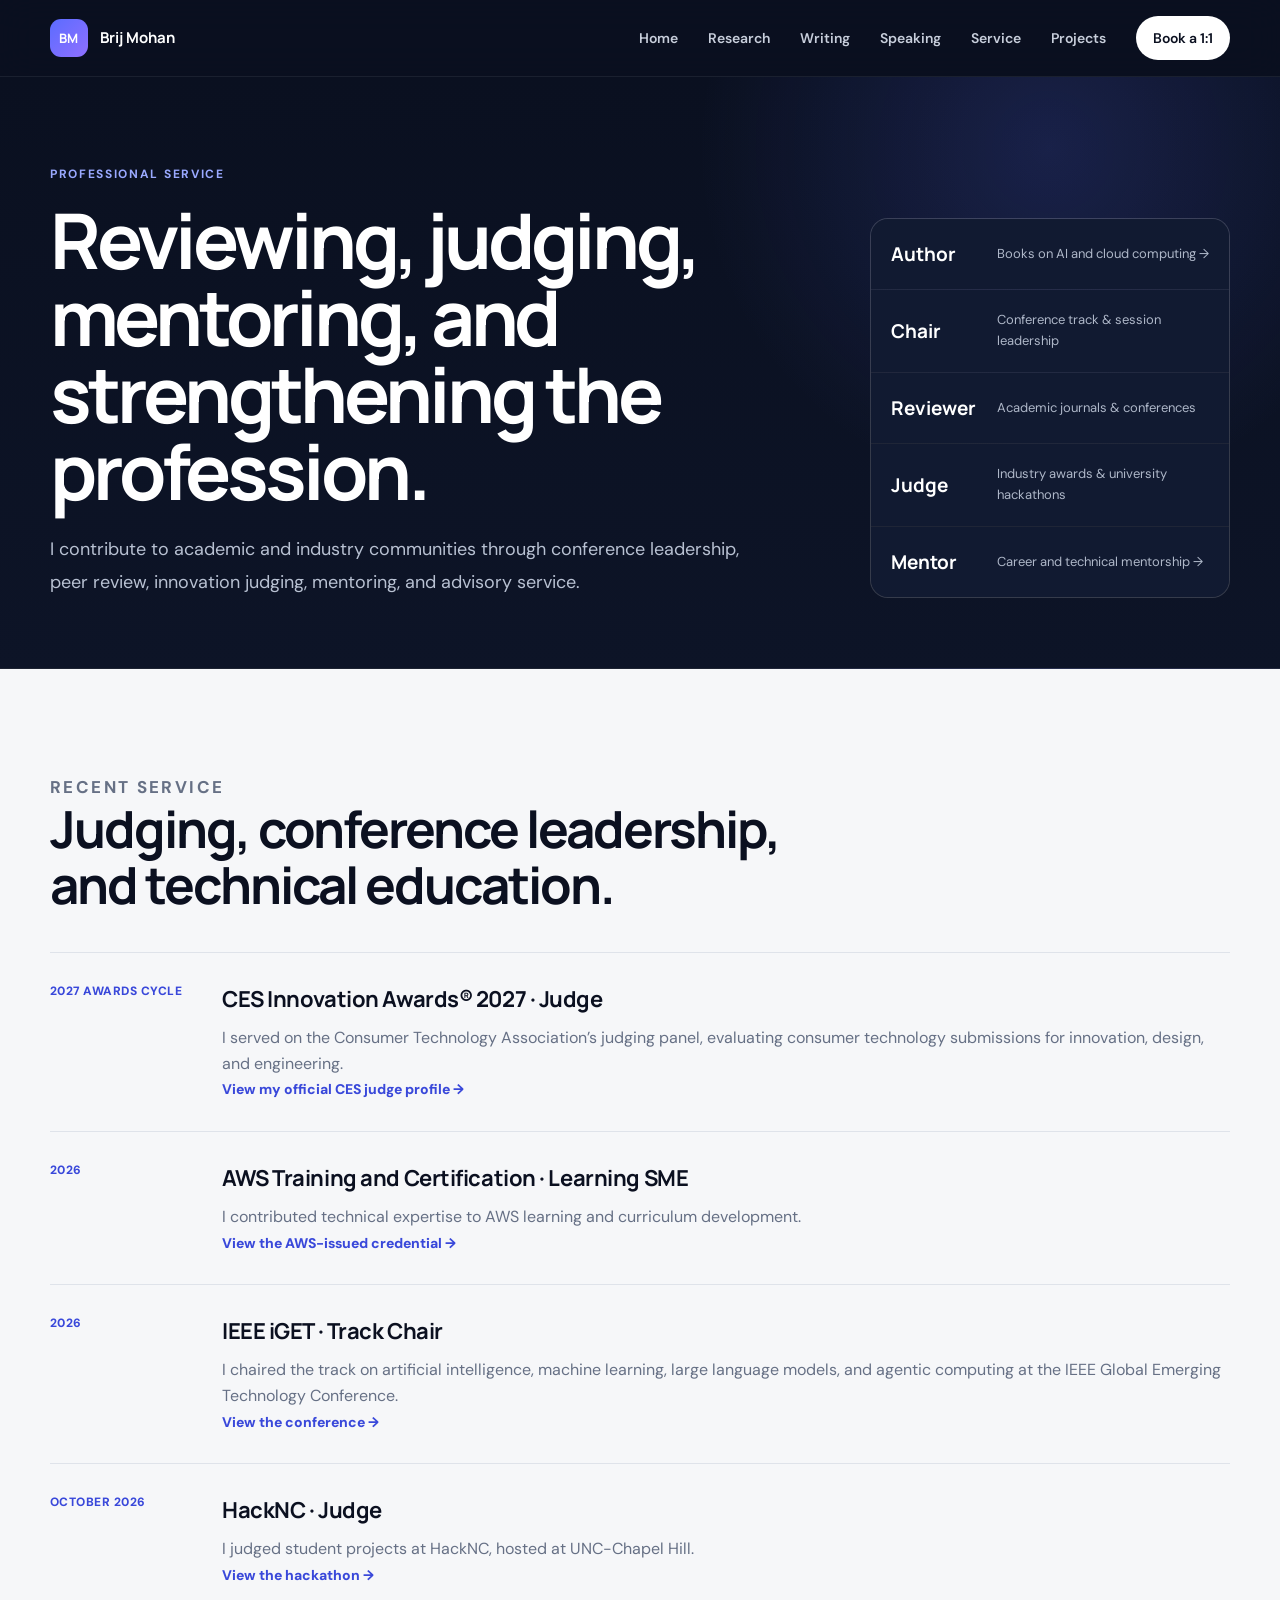
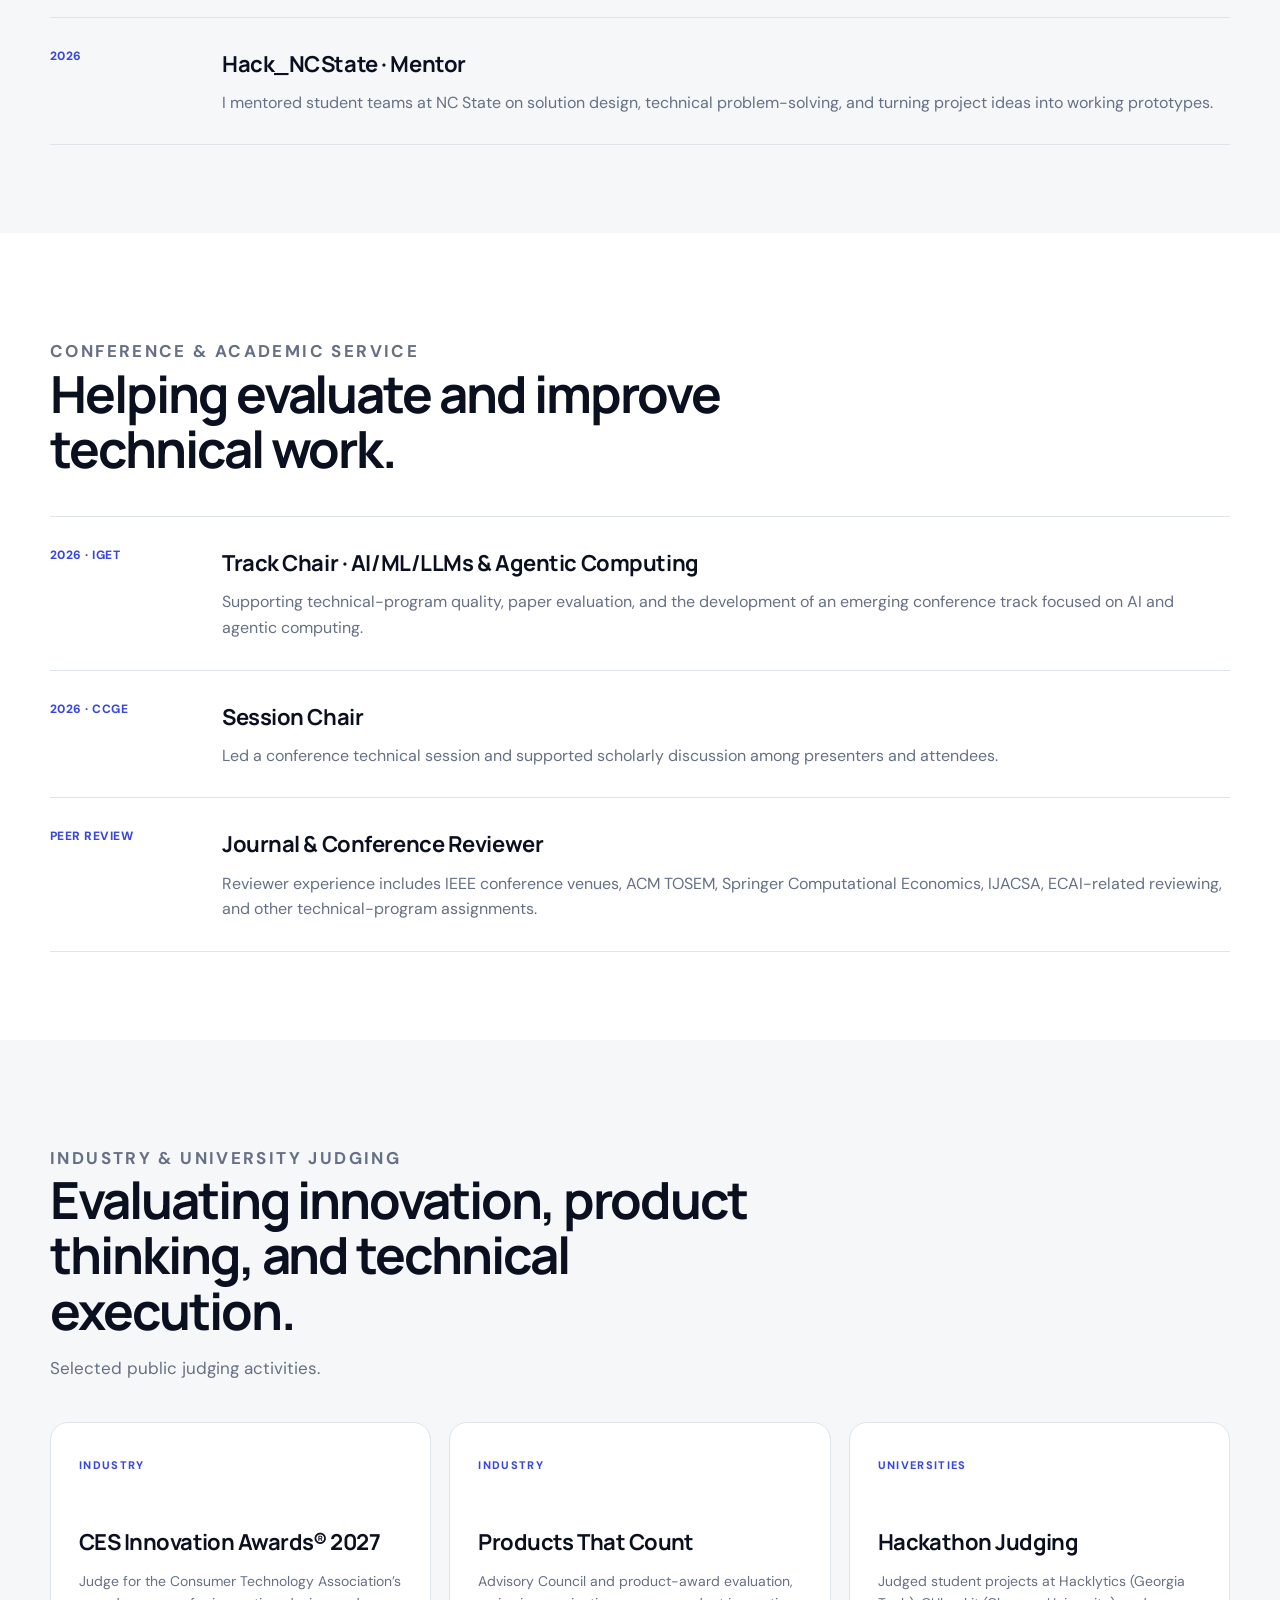
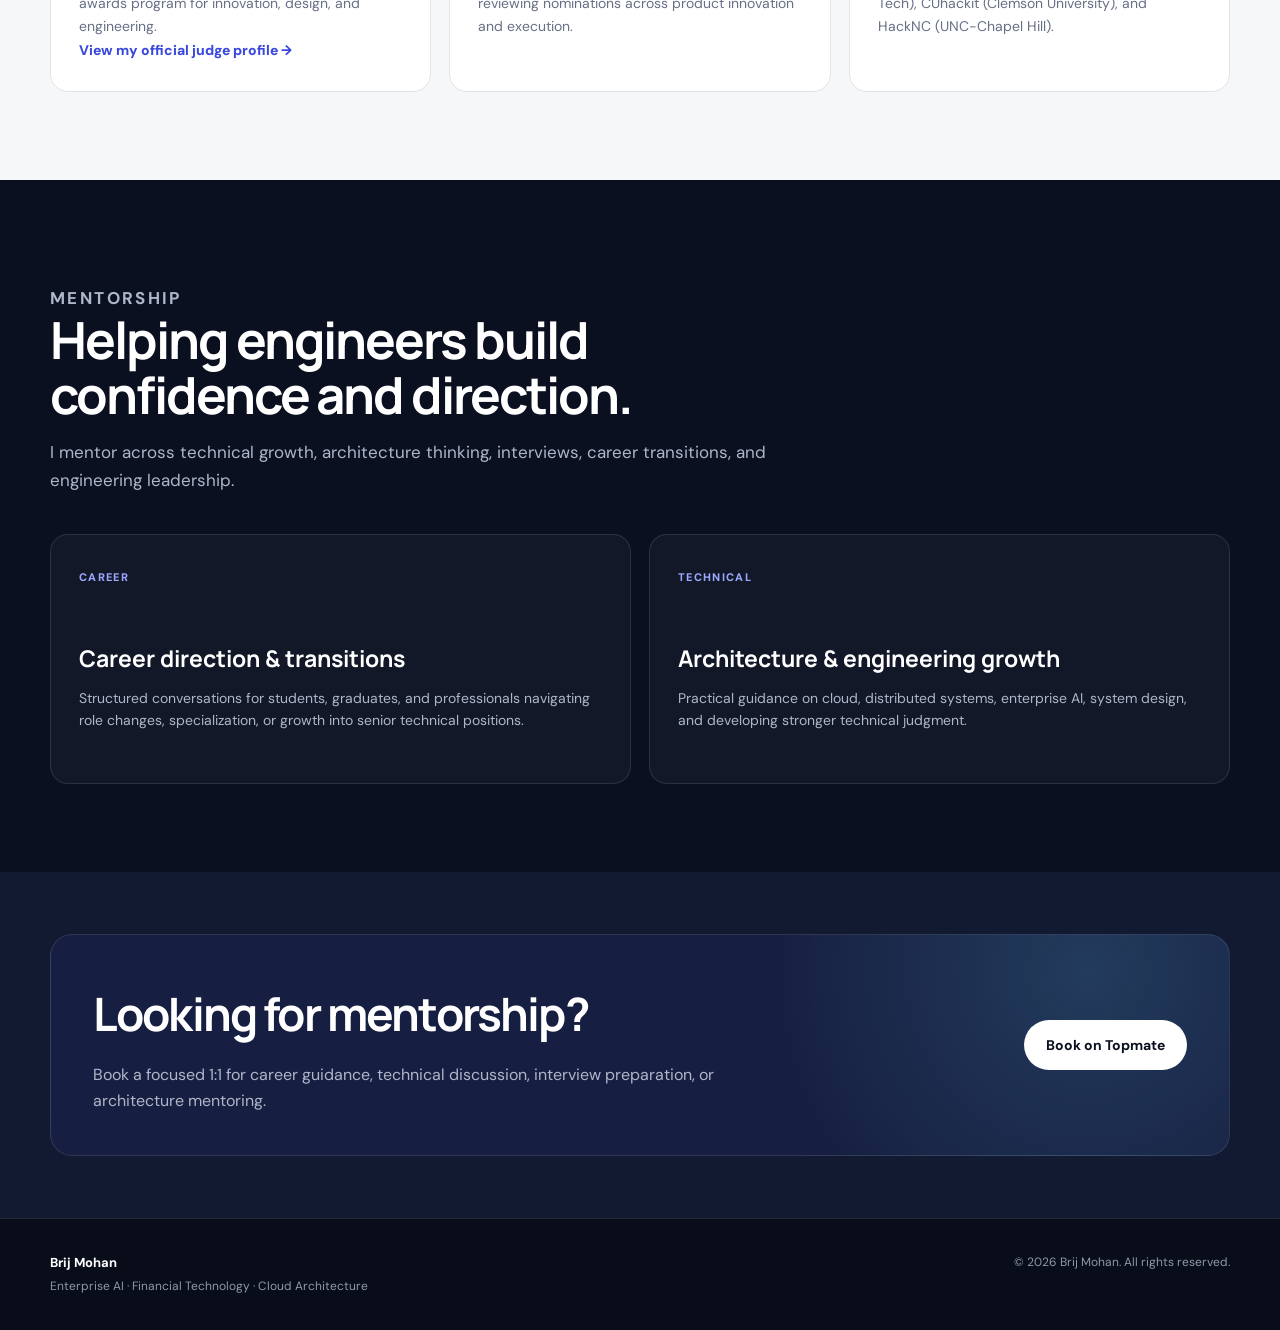
<file: judging/index.html>
<!DOCTYPE html>
<html lang="en">
<head>
  <meta charset="UTF-8" />
  <meta name="viewport" content="width=device-width, initial-scale=1.0" />
  <meta name="description" content="Professional service by Brij Mohan including conference leadership, peer review, judging, and mentorship." />
  <meta name="author" content="Brij Mohan" />
  <meta name="theme-color" content="#0a1020" />
  <title>Professional Service | Brij Mohan</title>
  <link rel="preconnect" href="https://fonts.googleapis.com" />
  <link rel="preconnect" href="https://fonts.gstatic.com" crossorigin />
  <link href="https://fonts.googleapis.com/css2?family=DM+Sans:wght@400;500;600;700&family=Manrope:wght@500;600;700;800&display=swap" rel="stylesheet" />
  <link rel="stylesheet" href="/style.css" />
</head>
<body>
  <a class="skip-link" href="#main">Skip to content</a>
  
  <header class="site-header">
    <div class="container nav-shell">
      <a class="brand" href="/">
        <span class="brand-mark">BM</span><span class="brand-text">Brij Mohan</span>
      </a>
      <button class="nav-toggle" aria-expanded="false" aria-controls="primary-nav" aria-label="Toggle navigation">
        <span></span><span></span><span></span>
      </button>
      <nav class="nav-links" id="primary-nav">
        <a href="/">Home</a>
<a href="/research/">Research</a>
<a href="/blog/">Writing</a>
<a href="/talks/">Speaking</a>
<a href="/judging/" aria-current="page">Service</a>
<a href="/projects/">Projects</a>
        <a class="nav-cta" href="https://topmate.io/mohanbrij" target="_blank" rel="noopener noreferrer">Book a 1:1</a>
      </nav>
    </div>
  </header>
  <main id="main">
    
<section class="inner-hero">
  <div class="container inner-hero-grid">
    <div>
      <p class="eyebrow">Professional Service</p>
      <h1 class="inner-title">Reviewing, judging, mentoring, and strengthening the profession.</h1>
      <p class="inner-lede">I contribute to academic and industry communities through conference leadership, peer review, innovation judging, mentoring, and advisory service.</p>
    </div>
    <div class="inner-stat-panel">
      <div class="inner-stat"><strong>Author</strong><span><a href="/#books">Books on AI and cloud computing →</a></span></div>
      <div class="inner-stat"><strong>Chair</strong><span>Conference track & session leadership</span></div>
      <div class="inner-stat"><strong>Reviewer</strong><span>Academic journals & conferences</span></div>
      <div class="inner-stat"><strong>Judge</strong><span>Industry awards & university hackathons</span></div>
      <div class="inner-stat"><strong>Mentor</strong><span><a href="#mentorship">Career and technical mentorship →</a></span></div>
    </div>
  </div>
</section>

<section class="page-section page-section-light" id="recent-service" aria-labelledby="recent-service-title">
  <div class="container">
    <div class="page-heading">
      <p class="eyebrow eyebrow-dark">Recent Service</p>
      <h2 id="recent-service-title">Judging, conference leadership, and technical education.</h2>
    </div>
    <div class="timeline">
      <article class="timeline-item">
        <div class="timeline-date">2027 awards cycle</div>
        <div class="timeline-copy">
          <h3>CES Innovation Awards® 2027 · Judge</h3>
          <p>I served on the Consumer Technology Association’s judging panel, evaluating consumer technology submissions for innovation, design, and engineering.</p>
          <a class="inline-link" href="https://cta.secure-platform.com/ces-judging-application/gallery/rounds/82014/details/30982">View my official CES judge profile →</a>
        </div>
      </article>
      <article class="timeline-item">
        <div class="timeline-date">2026</div>
        <div class="timeline-copy">
          <h3>AWS Training and Certification · Learning SME</h3>
          <p>I contributed technical expertise to AWS learning and curriculum development.</p>
          <a class="inline-link" href="https://www.credly.com/badges/1c102dc2-3f69-4028-987b-bbb408265d2d/public_url">View the AWS-issued credential →</a>
        </div>
      </article>
      <article class="timeline-item">
        <div class="timeline-date">2026</div>
        <div class="timeline-copy">
          <h3>IEEE iGET · Track Chair</h3>
          <p>I chaired the track on artificial intelligence, machine learning, large language models, and agentic computing at the IEEE Global Emerging Technology Conference.</p>
          <a class="inline-link" href="https://www.ieee-iget.org/">View the conference →</a>
        </div>
      </article>
      <article class="timeline-item">
        <div class="timeline-date">October 2026</div>
        <div class="timeline-copy">
          <h3>HackNC · Judge</h3>
          <p>I judged student projects at HackNC, hosted at UNC-Chapel Hill.</p>
          <a class="inline-link" href="https://hacknc.com/">View the hackathon →</a>
        </div>
      </article>
      <article class="timeline-item">
        <div class="timeline-date">2026</div>
        <div class="timeline-copy">
          <h3>Hack_NCState · Mentor</h3>
          <p>I mentored student teams at NC State on solution design, technical problem-solving, and turning project ideas into working prototypes.</p>
        </div>
      </article>
    </div>
  </div>
</section>

<section class="page-section page-section-white">
  <div class="container">
    <div class="page-heading"><p class="eyebrow eyebrow-dark">Conference & Academic Service</p><h2>Helping evaluate and improve technical work.</h2></div>
    <div class="timeline">
      <article class="timeline-item"><div class="timeline-date">2026 · iGET</div><div class="timeline-copy"><h3>Track Chair · AI/ML/LLMs & Agentic Computing</h3><p>Supporting technical-program quality, paper evaluation, and the development of an emerging conference track focused on AI and agentic computing.</p></div></article>
      <article class="timeline-item"><div class="timeline-date">2026 · CCGE</div><div class="timeline-copy"><h3>Session Chair</h3><p>Led a conference technical session and supported scholarly discussion among presenters and attendees.</p></div></article>
      <article class="timeline-item"><div class="timeline-date">Peer Review</div><div class="timeline-copy"><h3>Journal & Conference Reviewer</h3><p>Reviewer experience includes IEEE conference venues, ACM TOSEM, Springer Computational Economics, IJACSA, ECAI-related reviewing, and other technical-program assignments.</p></div></article>
    </div>
  </div>
</section>

<section class="page-section page-section-light">
  <div class="container">
    <div class="page-heading"><p class="eyebrow eyebrow-dark">Industry & University Judging</p><h2>Evaluating innovation, product thinking, and technical execution.</h2><p>Selected public judging activities.</p></div>
    <div class="topic-grid">
      <article class="topic-card"><span class="topic-kicker">Industry</span><h3>CES Innovation Awards® 2027</h3><p>Judge for the Consumer Technology Association’s awards program for innovation, design, and engineering.</p><a class="inline-link" href="https://cta.secure-platform.com/ces-judging-application/gallery/rounds/82014/details/30982">View my official judge profile →</a></article>
      <article class="topic-card"><span class="topic-kicker">Industry</span><h3>Products That Count</h3><p>Advisory Council and product-award evaluation, reviewing nominations across product innovation and execution.</p></article>
      <article class="topic-card"><span class="topic-kicker">Universities</span><h3>Hackathon Judging</h3><p>Judged student projects at Hacklytics (Georgia Tech), CUhackit (Clemson University), and HackNC (UNC-Chapel Hill).</p></article>
    </div>
  </div>
</section>

<section class="page-section page-section-dark" id="mentorship">
  <div class="container">
    <div class="page-heading"><p class="eyebrow">Mentorship</p><h2>Helping engineers build confidence and direction.</h2><p>I mentor across technical growth, architecture thinking, interviews, career transitions, and engineering leadership.</p></div>
    <div class="dark-card-grid">
      <article class="dark-info-card"><span class="card-eyebrow">Career</span><h3>Career direction & transitions</h3><p>Structured conversations for students, graduates, and professionals navigating role changes, specialization, or growth into senior technical positions.</p></article>
      <article class="dark-info-card"><span class="card-eyebrow">Technical</span><h3>Architecture & engineering growth</h3><p>Practical guidance on cloud, distributed systems, enterprise AI, system design, and developing stronger technical judgment.</p></article>
    </div>
  </div>
</section>

<section class="page-cta">
  <div class="container page-cta-card">
    <div><h2>Looking for mentorship?</h2><p>Book a focused 1:1 for career guidance, technical discussion, interview preparation, or architecture mentoring.</p></div>
    <a class="button button-light" href="https://topmate.io/mohanbrij" target="_blank" rel="noopener noreferrer">Book on Topmate</a>
  </div>
</section>

  </main>
  
  <footer class="site-footer">
    <div class="container footer-row">
      <div><strong>Brij Mohan</strong><span>Enterprise AI · Financial Technology · Cloud Architecture</span></div>
      <p>© 2026 Brij Mohan. All rights reserved.</p>
    </div>
  </footer>
  <script>
    const toggle = document.querySelector('.nav-toggle');
    const nav = document.querySelector('.nav-links');
    if (toggle && nav) {
      toggle.addEventListener('click', () => {
        const expanded = toggle.getAttribute('aria-expanded') === 'true';
        toggle.setAttribute('aria-expanded', String(!expanded));
        nav.classList.toggle('is-open');
      });
      nav.querySelectorAll('a').forEach(a => a.addEventListener('click', () => {
        nav.classList.remove('is-open');
        toggle.setAttribute('aria-expanded','false');
      }));
    }
  </script>
  <!-- Cloudflare Web Analytics -->
  <script type='module' src='https://static.cloudflareinsights.com/beacon.min.js' data-cf-beacon='{"token": "a531abeb45494b0d88fc303a36410803"}'></script>
  <!-- End Cloudflare Web Analytics -->
</body>
</html>
</file>
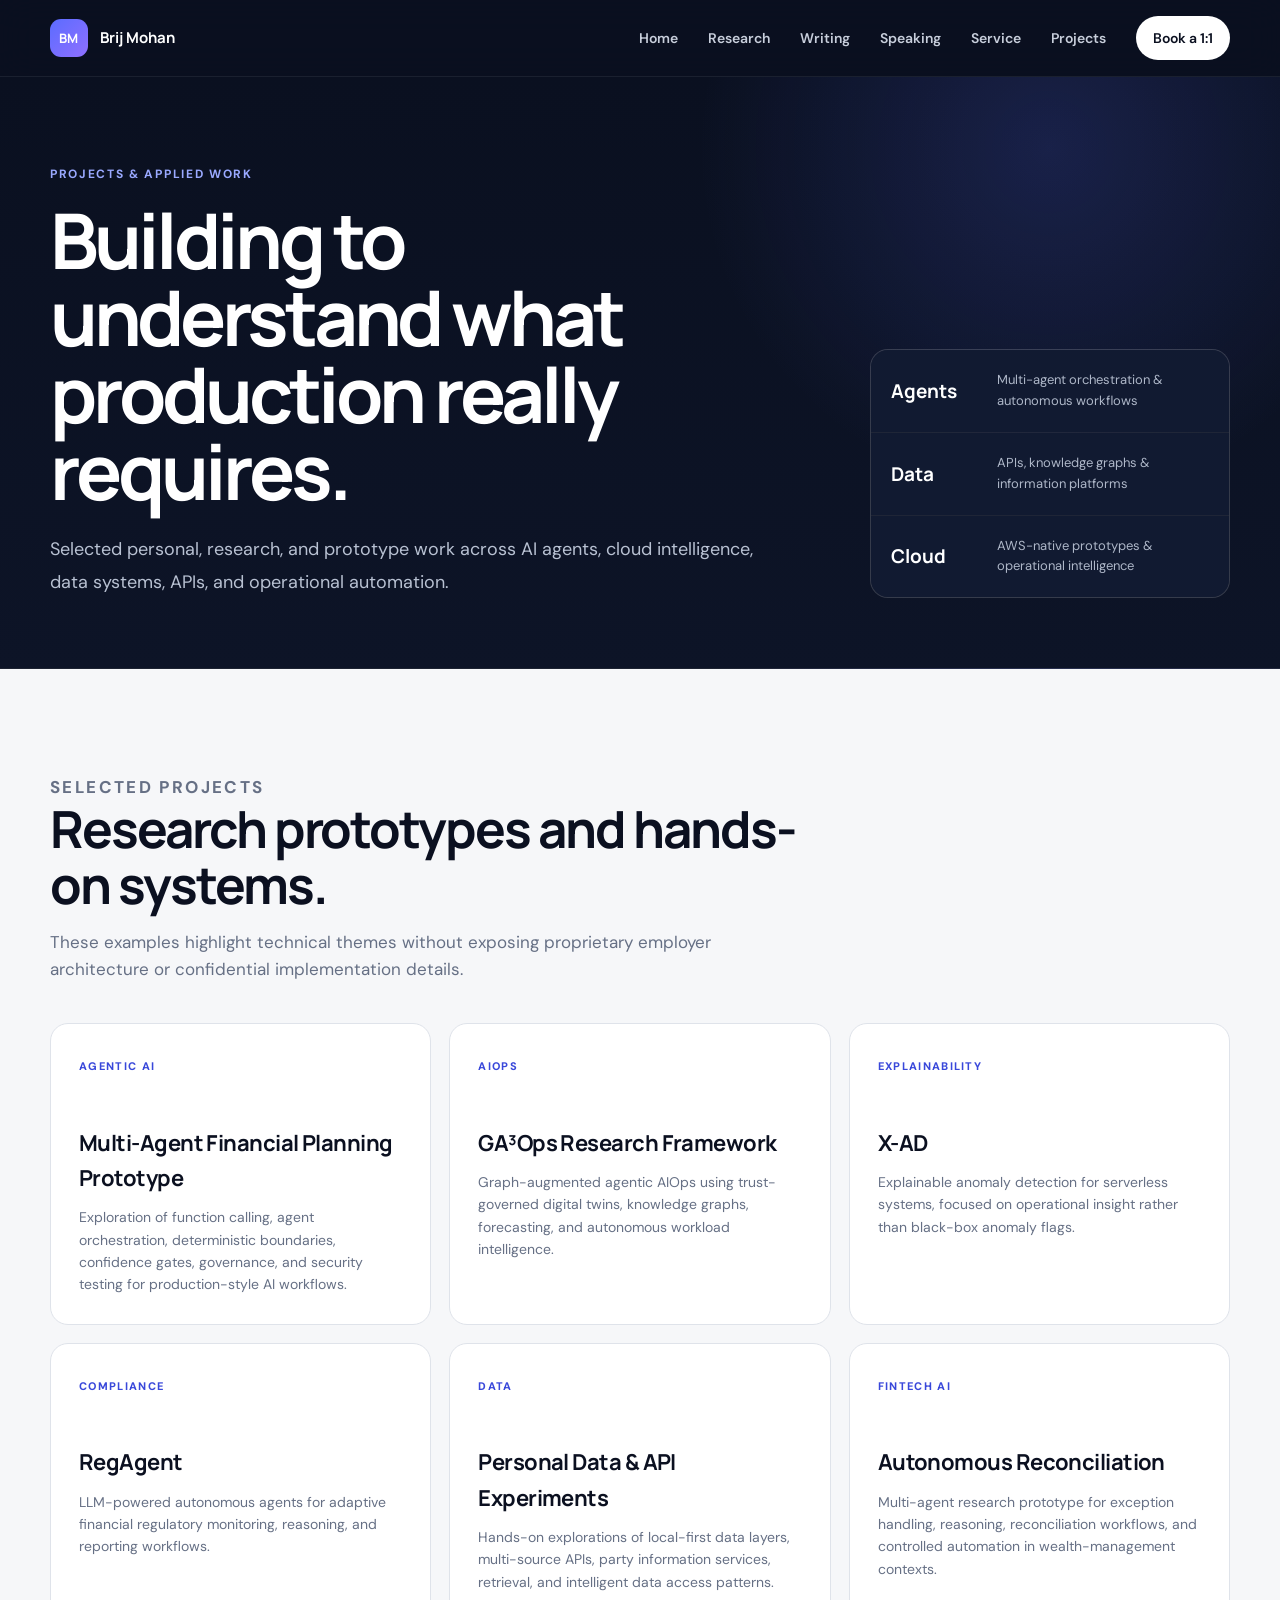
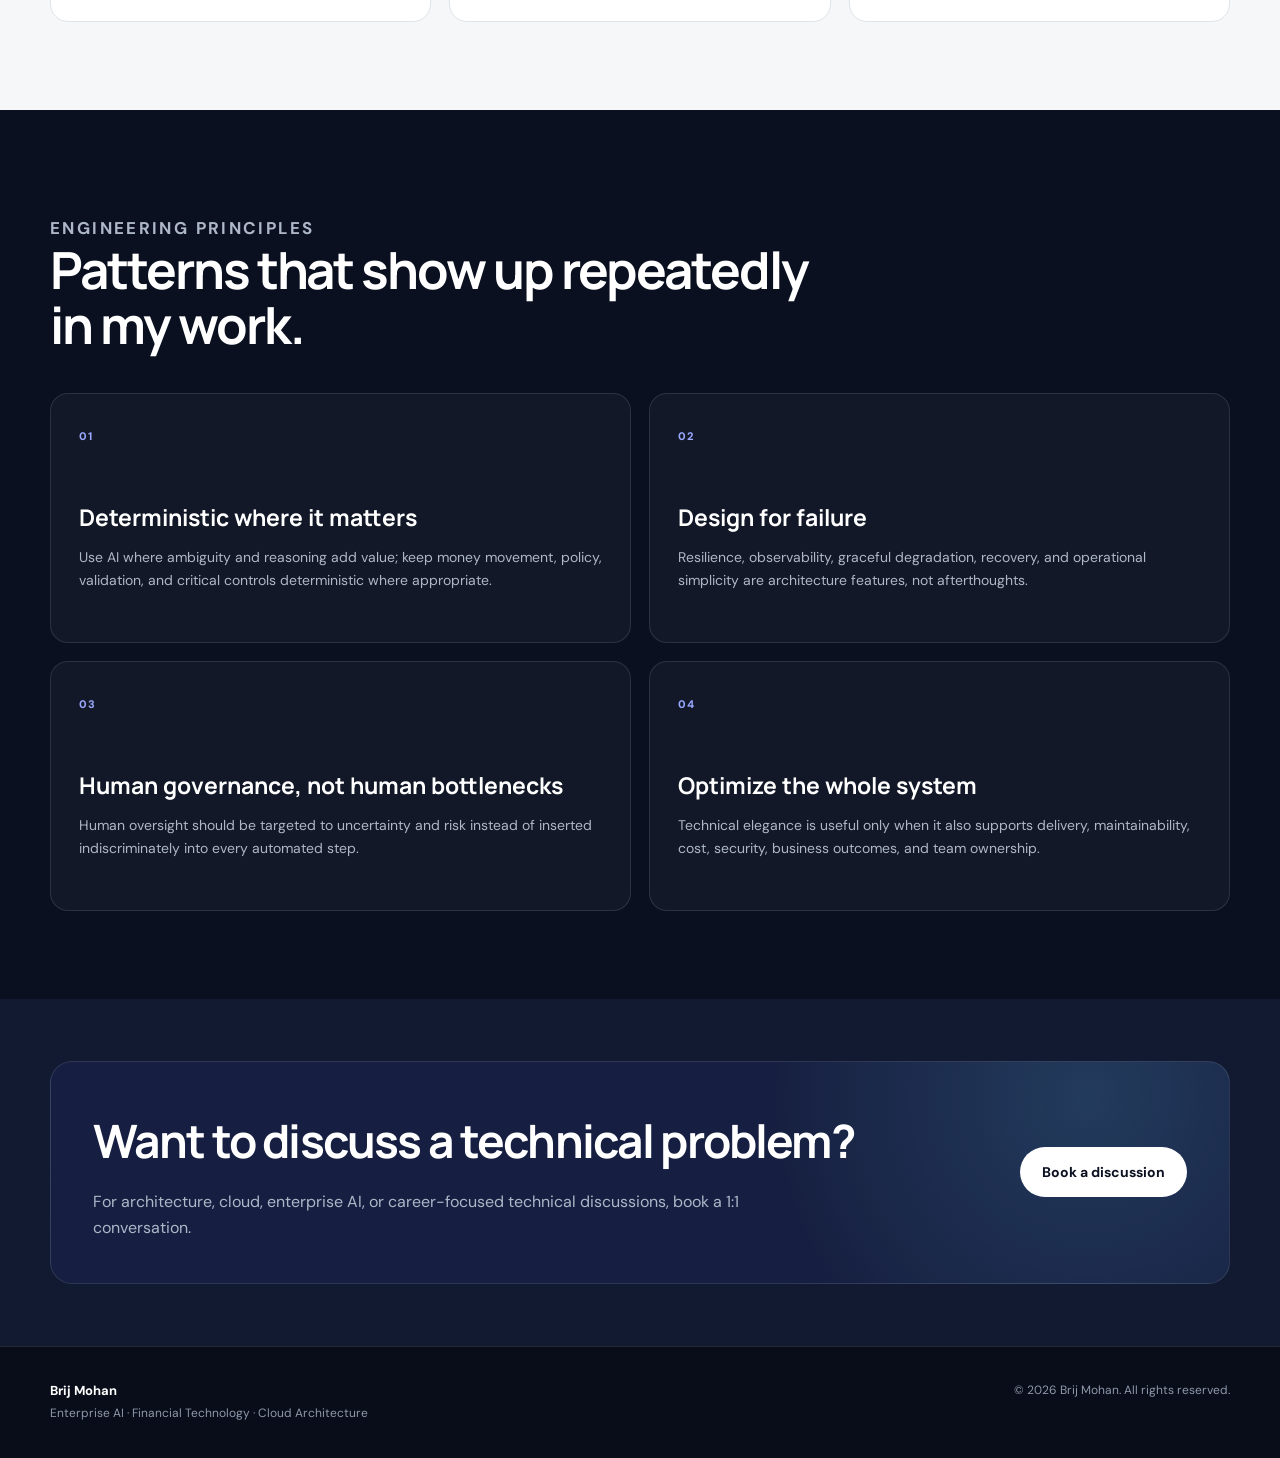
<file: projects/index.html>
<!DOCTYPE html>
<html lang="en">
<head>
  <meta charset="UTF-8" />
  <meta name="viewport" content="width=device-width, initial-scale=1.0" />
  <meta name="description" content="Selected projects and applied technical work by Brij Mohan across agentic AI, AIOps, cloud, APIs, and financial technology." />
  <meta name="author" content="Brij Mohan" />
  <meta name="theme-color" content="#0a1020" />
  <title>Projects & Applied Work | Brij Mohan</title>
  <link rel="preconnect" href="https://fonts.googleapis.com" />
  <link rel="preconnect" href="https://fonts.gstatic.com" crossorigin />
  <link href="https://fonts.googleapis.com/css2?family=DM+Sans:wght@400;500;600;700&family=Manrope:wght@500;600;700;800&display=swap" rel="stylesheet" />
  <link rel="stylesheet" href="/style.css" />
</head>
<body>
  <a class="skip-link" href="#main">Skip to content</a>
  
  <header class="site-header">
    <div class="container nav-shell">
      <a class="brand" href="/">
        <span class="brand-mark">BM</span><span class="brand-text">Brij Mohan</span>
      </a>
      <button class="nav-toggle" aria-expanded="false" aria-controls="primary-nav" aria-label="Toggle navigation">
        <span></span><span></span><span></span>
      </button>
      <nav class="nav-links" id="primary-nav">
        <a href="/">Home</a>
<a href="/research/">Research</a>
<a href="/blog/">Writing</a>
<a href="/talks/">Speaking</a>
<a href="/judging/">Service</a>
<a href="/projects/" aria-current="page">Projects</a>
        <a class="nav-cta" href="https://topmate.io/mohanbrij" target="_blank" rel="noopener noreferrer">Book a 1:1</a>
      </nav>
    </div>
  </header>
  <main id="main">
    
<section class="inner-hero">
  <div class="container inner-hero-grid">
    <div>
      <p class="eyebrow">Projects & Applied Work</p>
      <h1 class="inner-title">Building to understand what production really requires.</h1>
      <p class="inner-lede">Selected personal, research, and prototype work across AI agents, cloud intelligence, data systems, APIs, and operational automation.</p>
    </div>
    <div class="inner-stat-panel">
      <div class="inner-stat"><strong>Agents</strong><span>Multi-agent orchestration & autonomous workflows</span></div>
      <div class="inner-stat"><strong>Data</strong><span>APIs, knowledge graphs & information platforms</span></div>
      <div class="inner-stat"><strong>Cloud</strong><span>AWS-native prototypes & operational intelligence</span></div>
    </div>
  </div>
</section>

<section class="page-section page-section-light">
  <div class="container">
    <div class="page-heading"><p class="eyebrow eyebrow-dark">Selected Projects</p><h2>Research prototypes and hands-on systems.</h2><p>These examples highlight technical themes without exposing proprietary employer architecture or confidential implementation details.</p></div>
    <div class="topic-grid">
      <article class="topic-card"><span class="topic-kicker">Agentic AI</span><h3>Multi-Agent Financial Planning Prototype</h3><p>Exploration of function calling, agent orchestration, deterministic boundaries, confidence gates, governance, and security testing for production-style AI workflows.</p></article>
      <article class="topic-card" id="ga3ops"><span class="topic-kicker">AIOps</span><h3>GA³Ops Research Framework</h3><p>Graph-augmented agentic AIOps using trust-governed digital twins, knowledge graphs, forecasting, and autonomous workload intelligence.</p></article>
      <article class="topic-card"><span class="topic-kicker">Explainability</span><h3>X-AD</h3><p>Explainable anomaly detection for serverless systems, focused on operational insight rather than black-box anomaly flags.</p></article>
      <article class="topic-card"><span class="topic-kicker">Compliance</span><h3>RegAgent</h3><p>LLM-powered autonomous agents for adaptive financial regulatory monitoring, reasoning, and reporting workflows.</p></article>
      <article class="topic-card"><span class="topic-kicker">Data</span><h3>Personal Data & API Experiments</h3><p>Hands-on explorations of local-first data layers, multi-source APIs, party information services, retrieval, and intelligent data access patterns.</p></article>
      <article class="topic-card"><span class="topic-kicker">FinTech AI</span><h3>Autonomous Reconciliation</h3><p>Multi-agent research prototype for exception handling, reasoning, reconciliation workflows, and controlled automation in wealth-management contexts.</p></article>
    </div>
  </div>
</section>

<section class="page-section page-section-dark">
  <div class="container">
    <div class="page-heading"><p class="eyebrow">Engineering Principles</p><h2>Patterns that show up repeatedly in my work.</h2></div>
    <div class="dark-card-grid">
      <article class="dark-info-card"><span class="card-eyebrow">01</span><h3>Deterministic where it matters</h3><p>Use AI where ambiguity and reasoning add value; keep money movement, policy, validation, and critical controls deterministic where appropriate.</p></article>
      <article class="dark-info-card"><span class="card-eyebrow">02</span><h3>Design for failure</h3><p>Resilience, observability, graceful degradation, recovery, and operational simplicity are architecture features, not afterthoughts.</p></article>
      <article class="dark-info-card"><span class="card-eyebrow">03</span><h3>Human governance, not human bottlenecks</h3><p>Human oversight should be targeted to uncertainty and risk instead of inserted indiscriminately into every automated step.</p></article>
      <article class="dark-info-card"><span class="card-eyebrow">04</span><h3>Optimize the whole system</h3><p>Technical elegance is useful only when it also supports delivery, maintainability, cost, security, business outcomes, and team ownership.</p></article>
    </div>
  </div>
</section>

<section class="page-cta">
  <div class="container page-cta-card">
    <div><h2>Want to discuss a technical problem?</h2><p>For architecture, cloud, enterprise AI, or career-focused technical discussions, book a 1:1 conversation.</p></div>
    <a class="button button-light" href="https://topmate.io/mohanbrij" target="_blank" rel="noopener noreferrer">Book a discussion</a>
  </div>
</section>

  </main>
  
  <footer class="site-footer">
    <div class="container footer-row">
      <div><strong>Brij Mohan</strong><span>Enterprise AI · Financial Technology · Cloud Architecture</span></div>
      <p>© 2026 Brij Mohan. All rights reserved.</p>
    </div>
  </footer>
  <script>
    const toggle = document.querySelector('.nav-toggle');
    const nav = document.querySelector('.nav-links');
    if (toggle && nav) {
      toggle.addEventListener('click', () => {
        const expanded = toggle.getAttribute('aria-expanded') === 'true';
        toggle.setAttribute('aria-expanded', String(!expanded));
        nav.classList.toggle('is-open');
      });
      nav.querySelectorAll('a').forEach(a => a.addEventListener('click', () => {
        nav.classList.remove('is-open');
        toggle.setAttribute('aria-expanded','false');
      }));
    }
  </script>
  <!-- Cloudflare Web Analytics -->
  <script type='module' src='https://static.cloudflareinsights.com/beacon.min.js' data-cf-beacon='{"token": "a531abeb45494b0d88fc303a36410803"}'></script>
  <!-- End Cloudflare Web Analytics -->
</body>
</html>
</file>
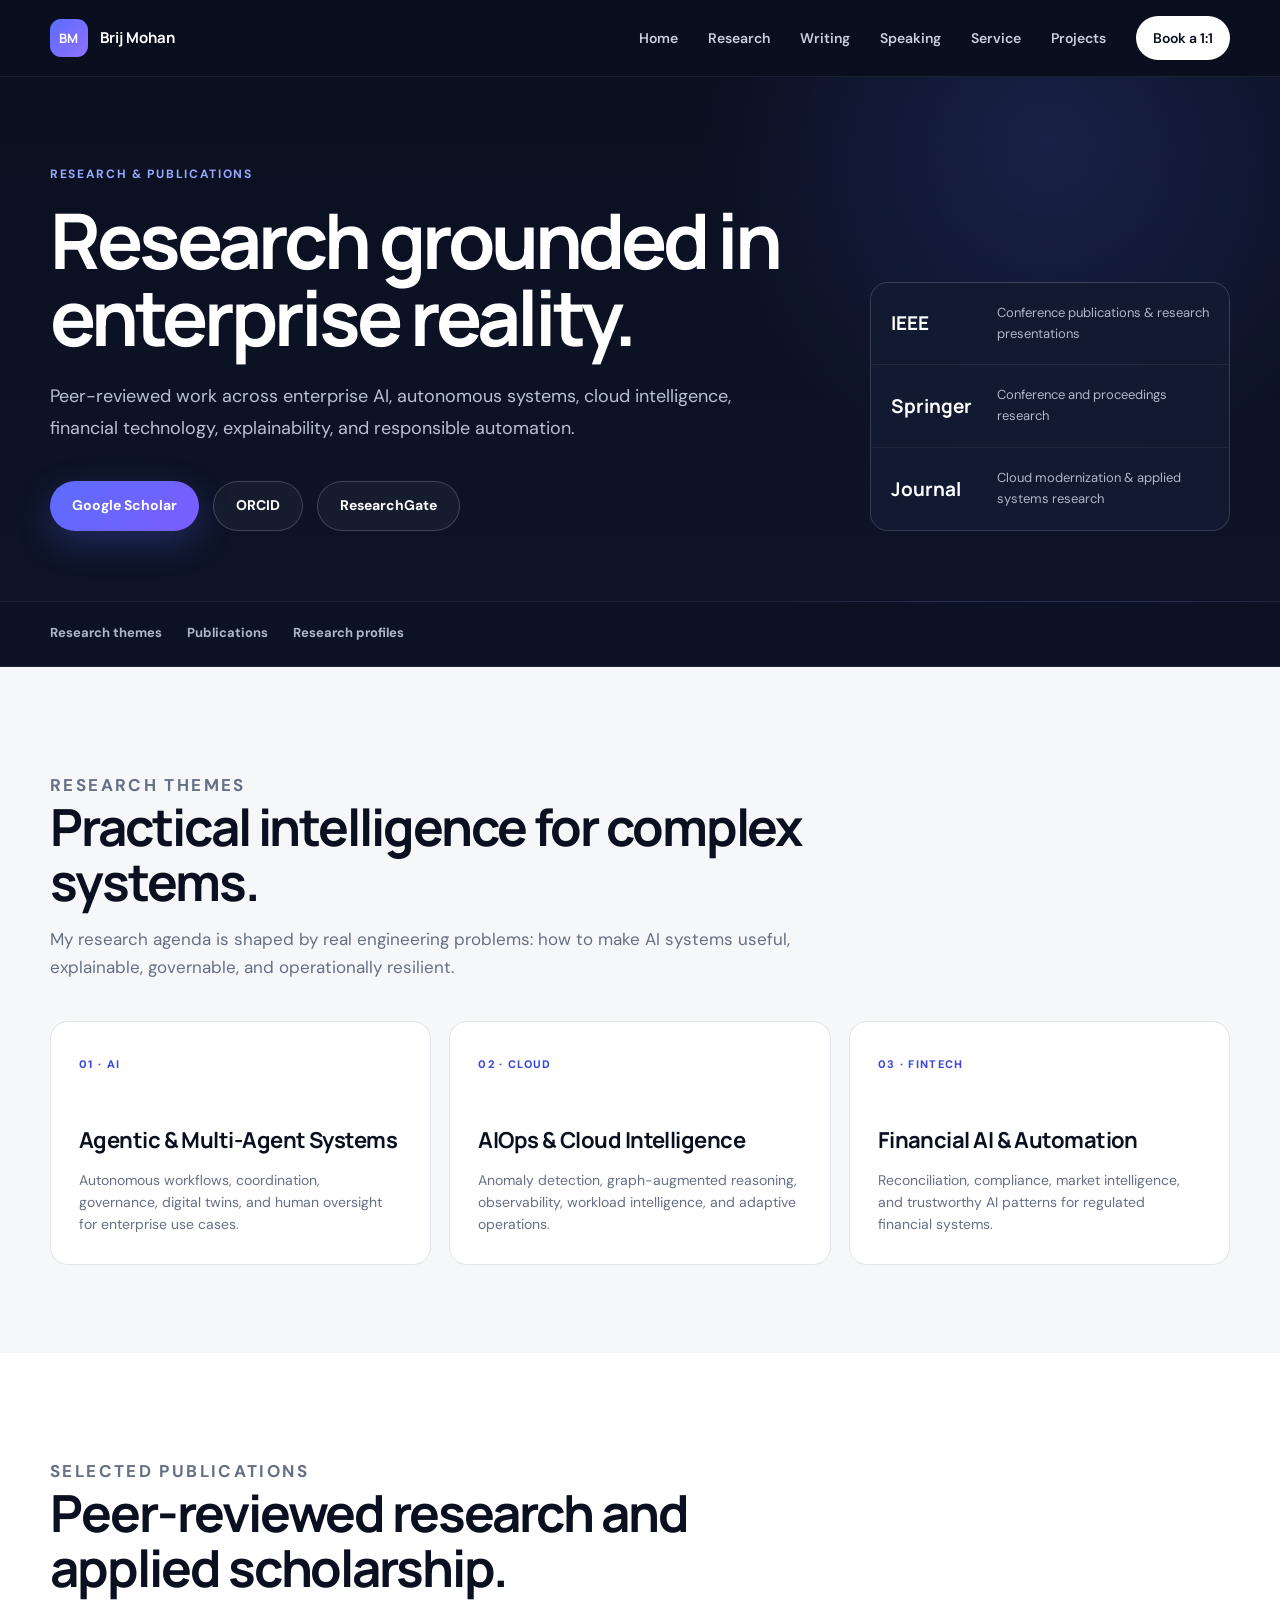
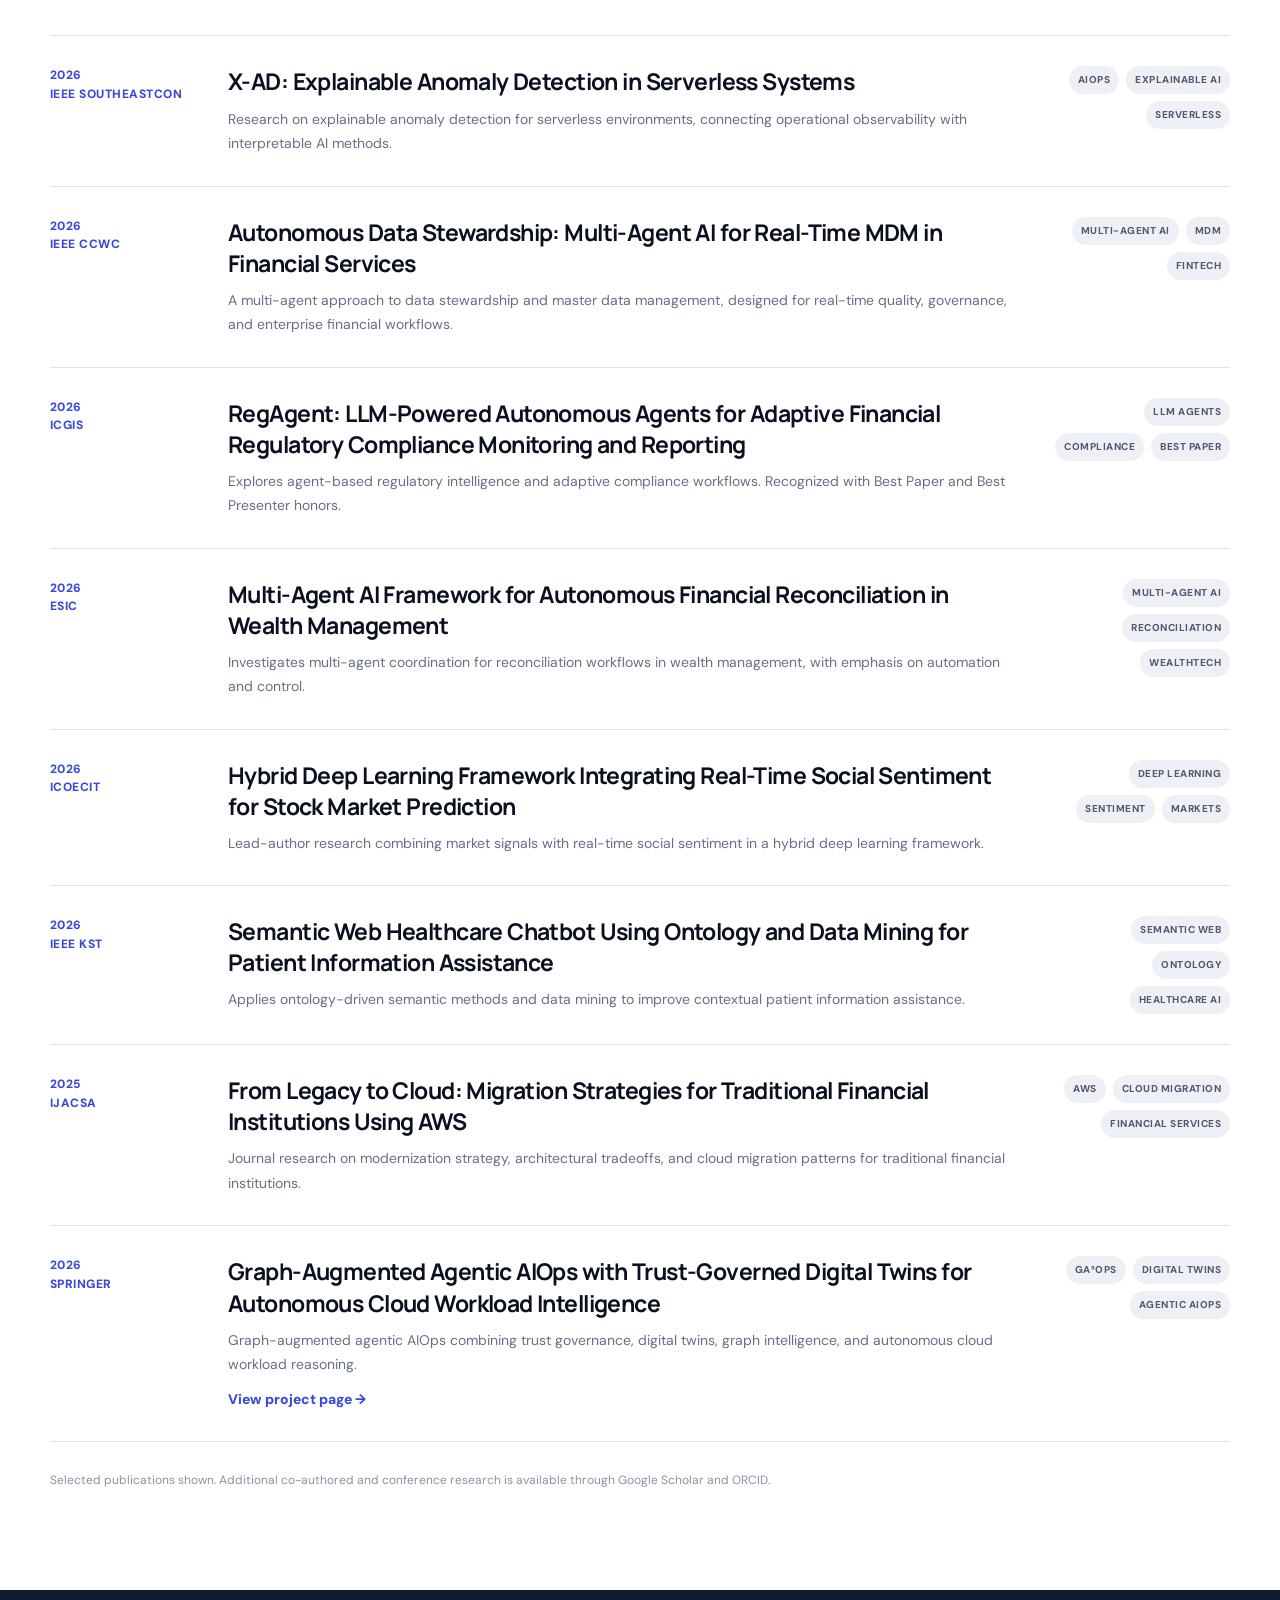
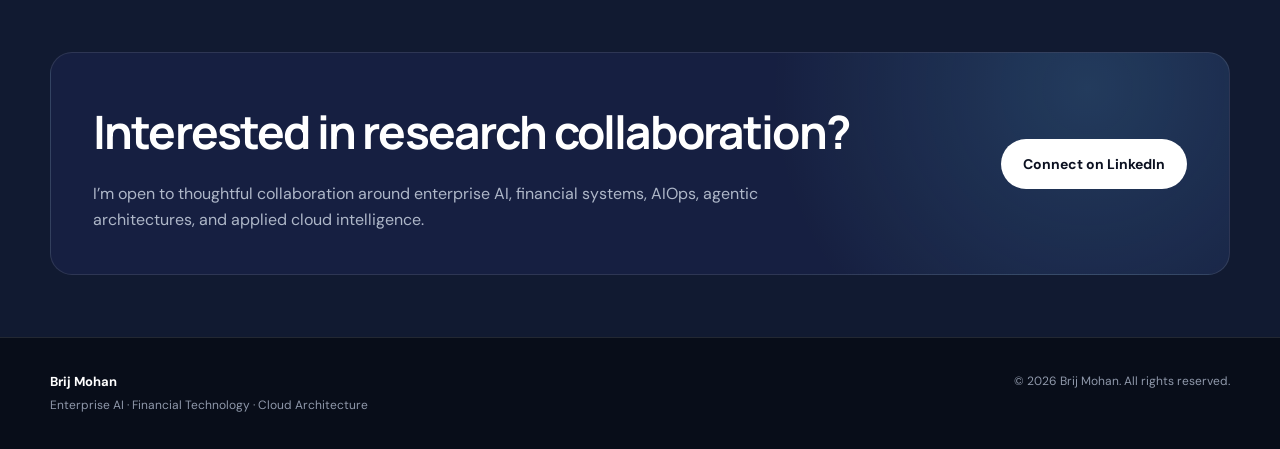
<file: research/index.html>
<!DOCTYPE html>
<html lang="en">
<head>
  <meta charset="UTF-8" />
  <meta name="viewport" content="width=device-width, initial-scale=1.0" />
  <meta name="description" content="Peer-reviewed research by Brij Mohan across enterprise AI, AIOps, financial technology, cloud intelligence, and autonomous systems." />
  <meta name="author" content="Brij Mohan" />
  <meta name="theme-color" content="#0a1020" />
  <title>Research & Publications | Brij Mohan</title>
  <link rel="preconnect" href="https://fonts.googleapis.com" />
  <link rel="preconnect" href="https://fonts.gstatic.com" crossorigin />
  <link href="https://fonts.googleapis.com/css2?family=DM+Sans:wght@400;500;600;700&family=Manrope:wght@500;600;700;800&display=swap" rel="stylesheet" />
  <link rel="stylesheet" href="/style.css" />
</head>
<body>
  <a class="skip-link" href="#main">Skip to content</a>
  
  <header class="site-header">
    <div class="container nav-shell">
      <a class="brand" href="/">
        <span class="brand-mark">BM</span><span class="brand-text">Brij Mohan</span>
      </a>
      <button class="nav-toggle" aria-expanded="false" aria-controls="primary-nav" aria-label="Toggle navigation">
        <span></span><span></span><span></span>
      </button>
      <nav class="nav-links" id="primary-nav">
        <a href="/">Home</a>
<a href="/research/" aria-current="page">Research</a>
<a href="/blog/">Writing</a>
<a href="/talks/">Speaking</a>
<a href="/judging/">Service</a>
<a href="/projects/">Projects</a>
        <a class="nav-cta" href="https://topmate.io/mohanbrij" target="_blank" rel="noopener noreferrer">Book a 1:1</a>
      </nav>
    </div>
  </header>
  <main id="main">
    
<section class="inner-hero">
  <div class="container inner-hero-grid">
    <div>
      <p class="eyebrow">Research & Publications</p>
      <h1 class="inner-title">Research grounded in enterprise reality.</h1>
      <p class="inner-lede">
        Peer-reviewed work across enterprise AI, autonomous systems, cloud intelligence,
        financial technology, explainability, and responsible automation.
      </p>
      <div class="hero-actions">
        <a class="button button-primary" href="https://scholar.google.com/citations?user=OJgNT_oAAAAJ&hl=en" target="_blank" rel="noopener noreferrer">Google Scholar</a>
        <a class="button button-secondary" href="https://orcid.org/0009-0001-3374-591X" target="_blank" rel="noopener noreferrer">ORCID</a>
        <a class="button button-secondary" href="https://www.researchgate.net/profile/Brij-Mohan-18" target="_blank" rel="noopener noreferrer">ResearchGate</a>
      </div>
    </div>
    <div class="inner-stat-panel">
      <div class="inner-stat"><strong>IEEE</strong><span>Conference publications & research presentations</span></div>
      <div class="inner-stat"><strong>Springer</strong><span>Conference and proceedings research</span></div>
      <div class="inner-stat"><strong>Journal</strong><span>Cloud modernization & applied systems research</span></div>
    </div>
  </div>
</section>

<section class="subnav">
  <div class="container subnav-row">
    <a href="#themes">Research themes</a>
    <a href="#publications">Publications</a>
    <a href="#profiles">Research profiles</a>
  </div>
</section>

<section class="page-section page-section-light" id="themes">
  <div class="container">
    <div class="page-heading">
      <p class="eyebrow eyebrow-dark">Research Themes</p>
      <h2>Practical intelligence for complex systems.</h2>
      <p>My research agenda is shaped by real engineering problems: how to make AI systems useful, explainable, governable, and operationally resilient.</p>
    </div>
    <div class="topic-grid">
      <article class="topic-card"><span class="topic-kicker">01 · AI</span><h3>Agentic & Multi-Agent Systems</h3><p>Autonomous workflows, coordination, governance, digital twins, and human oversight for enterprise use cases.</p></article>
      <article class="topic-card"><span class="topic-kicker">02 · Cloud</span><h3>AIOps & Cloud Intelligence</h3><p>Anomaly detection, graph-augmented reasoning, observability, workload intelligence, and adaptive operations.</p></article>
      <article class="topic-card"><span class="topic-kicker">03 · FinTech</span><h3>Financial AI & Automation</h3><p>Reconciliation, compliance, market intelligence, and trustworthy AI patterns for regulated financial systems.</p></article>
    </div>
  </div>
</section>

<section class="page-section page-section-white" id="publications">
  <div class="container">
    <div class="page-heading">
      <p class="eyebrow eyebrow-dark">Selected Publications</p>
      <h2>Peer-reviewed research and applied scholarship.</h2>
    </div>
    <div class="portfolio-list">
      <article class="portfolio-item">
        <div class="portfolio-meta">2026<br>IEEE SoutheastCon</div>
        <div class="portfolio-main"><h3>X-AD: Explainable Anomaly Detection in Serverless Systems</h3><p>Research on explainable anomaly detection for serverless environments, connecting operational observability with interpretable AI methods.</p></div>
        <div class="portfolio-tags"><span class="mini-tag">AIOps</span><span class="mini-tag">Explainable AI</span><span class="mini-tag">Serverless</span></div>
      </article>
      <article class="portfolio-item">
        <div class="portfolio-meta">2026<br>IEEE CCWC</div>
        <div class="portfolio-main"><h3>Autonomous Data Stewardship: Multi-Agent AI for Real-Time MDM in Financial Services</h3><p>A multi-agent approach to data stewardship and master data management, designed for real-time quality, governance, and enterprise financial workflows.</p></div>
        <div class="portfolio-tags"><span class="mini-tag">Multi-Agent AI</span><span class="mini-tag">MDM</span><span class="mini-tag">FinTech</span></div>
      </article>
      <article class="portfolio-item">
        <div class="portfolio-meta">2026<br>ICGIS</div>
        <div class="portfolio-main"><h3>RegAgent: LLM-Powered Autonomous Agents for Adaptive Financial Regulatory Compliance Monitoring and Reporting</h3><p>Explores agent-based regulatory intelligence and adaptive compliance workflows. Recognized with Best Paper and Best Presenter honors.</p></div>
        <div class="portfolio-tags"><span class="mini-tag">LLM Agents</span><span class="mini-tag">Compliance</span><span class="mini-tag">Best Paper</span></div>
      </article>
      <article class="portfolio-item">
        <div class="portfolio-meta">2026<br>ESIC</div>
        <div class="portfolio-main"><h3>Multi-Agent AI Framework for Autonomous Financial Reconciliation in Wealth Management</h3><p>Investigates multi-agent coordination for reconciliation workflows in wealth management, with emphasis on automation and control.</p></div>
        <div class="portfolio-tags"><span class="mini-tag">Multi-Agent AI</span><span class="mini-tag">Reconciliation</span><span class="mini-tag">WealthTech</span></div>
      </article>
      <article class="portfolio-item">
        <div class="portfolio-meta">2026<br>ICoECIT</div>
        <div class="portfolio-main"><h3>Hybrid Deep Learning Framework Integrating Real-Time Social Sentiment for Stock Market Prediction</h3><p>Lead-author research combining market signals with real-time social sentiment in a hybrid deep learning framework.</p></div>
        <div class="portfolio-tags"><span class="mini-tag">Deep Learning</span><span class="mini-tag">Sentiment</span><span class="mini-tag">Markets</span></div>
      </article>
      <article class="portfolio-item">
        <div class="portfolio-meta">2026<br>IEEE KST</div>
        <div class="portfolio-main"><h3>Semantic Web Healthcare Chatbot Using Ontology and Data Mining for Patient Information Assistance</h3><p>Applies ontology-driven semantic methods and data mining to improve contextual patient information assistance.</p></div>
        <div class="portfolio-tags"><span class="mini-tag">Semantic Web</span><span class="mini-tag">Ontology</span><span class="mini-tag">Healthcare AI</span></div>
      </article>
      <article class="portfolio-item">
        <div class="portfolio-meta">2025<br>IJACSA</div>
        <div class="portfolio-main"><h3>From Legacy to Cloud: Migration Strategies for Traditional Financial Institutions Using AWS</h3><p>Journal research on modernization strategy, architectural tradeoffs, and cloud migration patterns for traditional financial institutions.</p></div>
        <div class="portfolio-tags"><span class="mini-tag">AWS</span><span class="mini-tag">Cloud Migration</span><span class="mini-tag">Financial Services</span></div>
      </article>
      <article class="portfolio-item">
        <div class="portfolio-meta">2026<br>Springer</div>
        <div class="portfolio-main"><h3>Graph-Augmented Agentic AIOps with Trust-Governed Digital Twins for Autonomous Cloud Workload Intelligence</h3><p>Graph-augmented agentic AIOps combining trust governance, digital twins, graph intelligence, and autonomous cloud workload reasoning.</p><p style="margin-top:10px"><a class="inline-link" href="/projects/#ga3ops">View project page →</a></p></div>
        <div class="portfolio-tags"><span class="mini-tag">GA³Ops</span><span class="mini-tag">Digital Twins</span><span class="mini-tag">Agentic AIOps</span></div>
      </article>
    </div>
    <p class="small-disclaimer">Selected publications shown. Additional co-authored and conference research is available through Google Scholar and ORCID.</p>
  </div>
</section>

<section class="page-cta" id="profiles">
  <div class="container page-cta-card">
    <div>
      <h2>Interested in research collaboration?</h2>
      <p>I’m open to thoughtful collaboration around enterprise AI, financial systems, AIOps, agentic architectures, and applied cloud intelligence.</p>
    </div>
    <a class="button button-light" href="https://www.linkedin.com/in/bmdayal/" target="_blank" rel="noopener noreferrer">Connect on LinkedIn</a>
  </div>
</section>

  </main>
  
  <footer class="site-footer">
    <div class="container footer-row">
      <div><strong>Brij Mohan</strong><span>Enterprise AI · Financial Technology · Cloud Architecture</span></div>
      <p>© 2026 Brij Mohan. All rights reserved.</p>
    </div>
  </footer>
  <script>
    const toggle = document.querySelector('.nav-toggle');
    const nav = document.querySelector('.nav-links');
    if (toggle && nav) {
      toggle.addEventListener('click', () => {
        const expanded = toggle.getAttribute('aria-expanded') === 'true';
        toggle.setAttribute('aria-expanded', String(!expanded));
        nav.classList.toggle('is-open');
      });
      nav.querySelectorAll('a').forEach(a => a.addEventListener('click', () => {
        nav.classList.remove('is-open');
        toggle.setAttribute('aria-expanded','false');
      }));
    }
  </script>
  <!-- Cloudflare Web Analytics -->
  <script type='module' src='https://static.cloudflareinsights.com/beacon.min.js' data-cf-beacon='{"token": "a531abeb45494b0d88fc303a36410803"}'></script>
  <!-- End Cloudflare Web Analytics -->
</body>
</html>
</file>
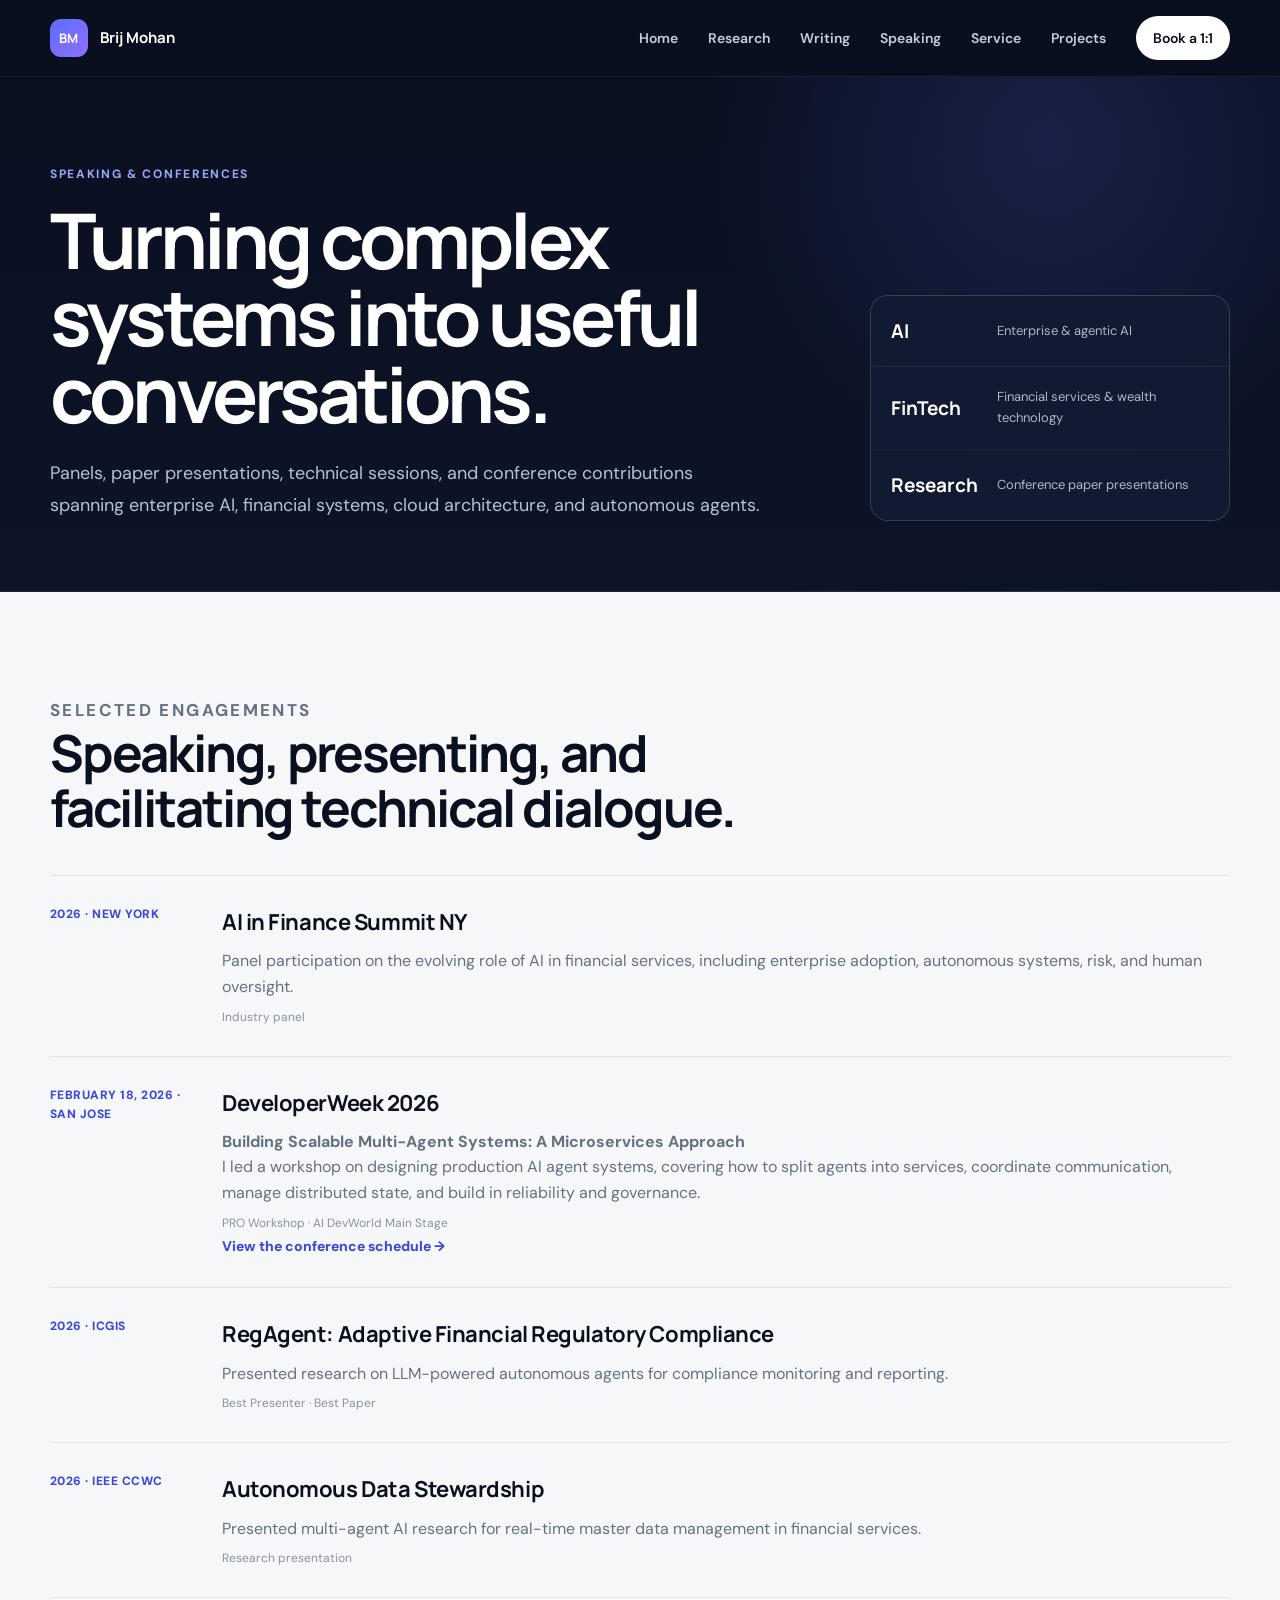
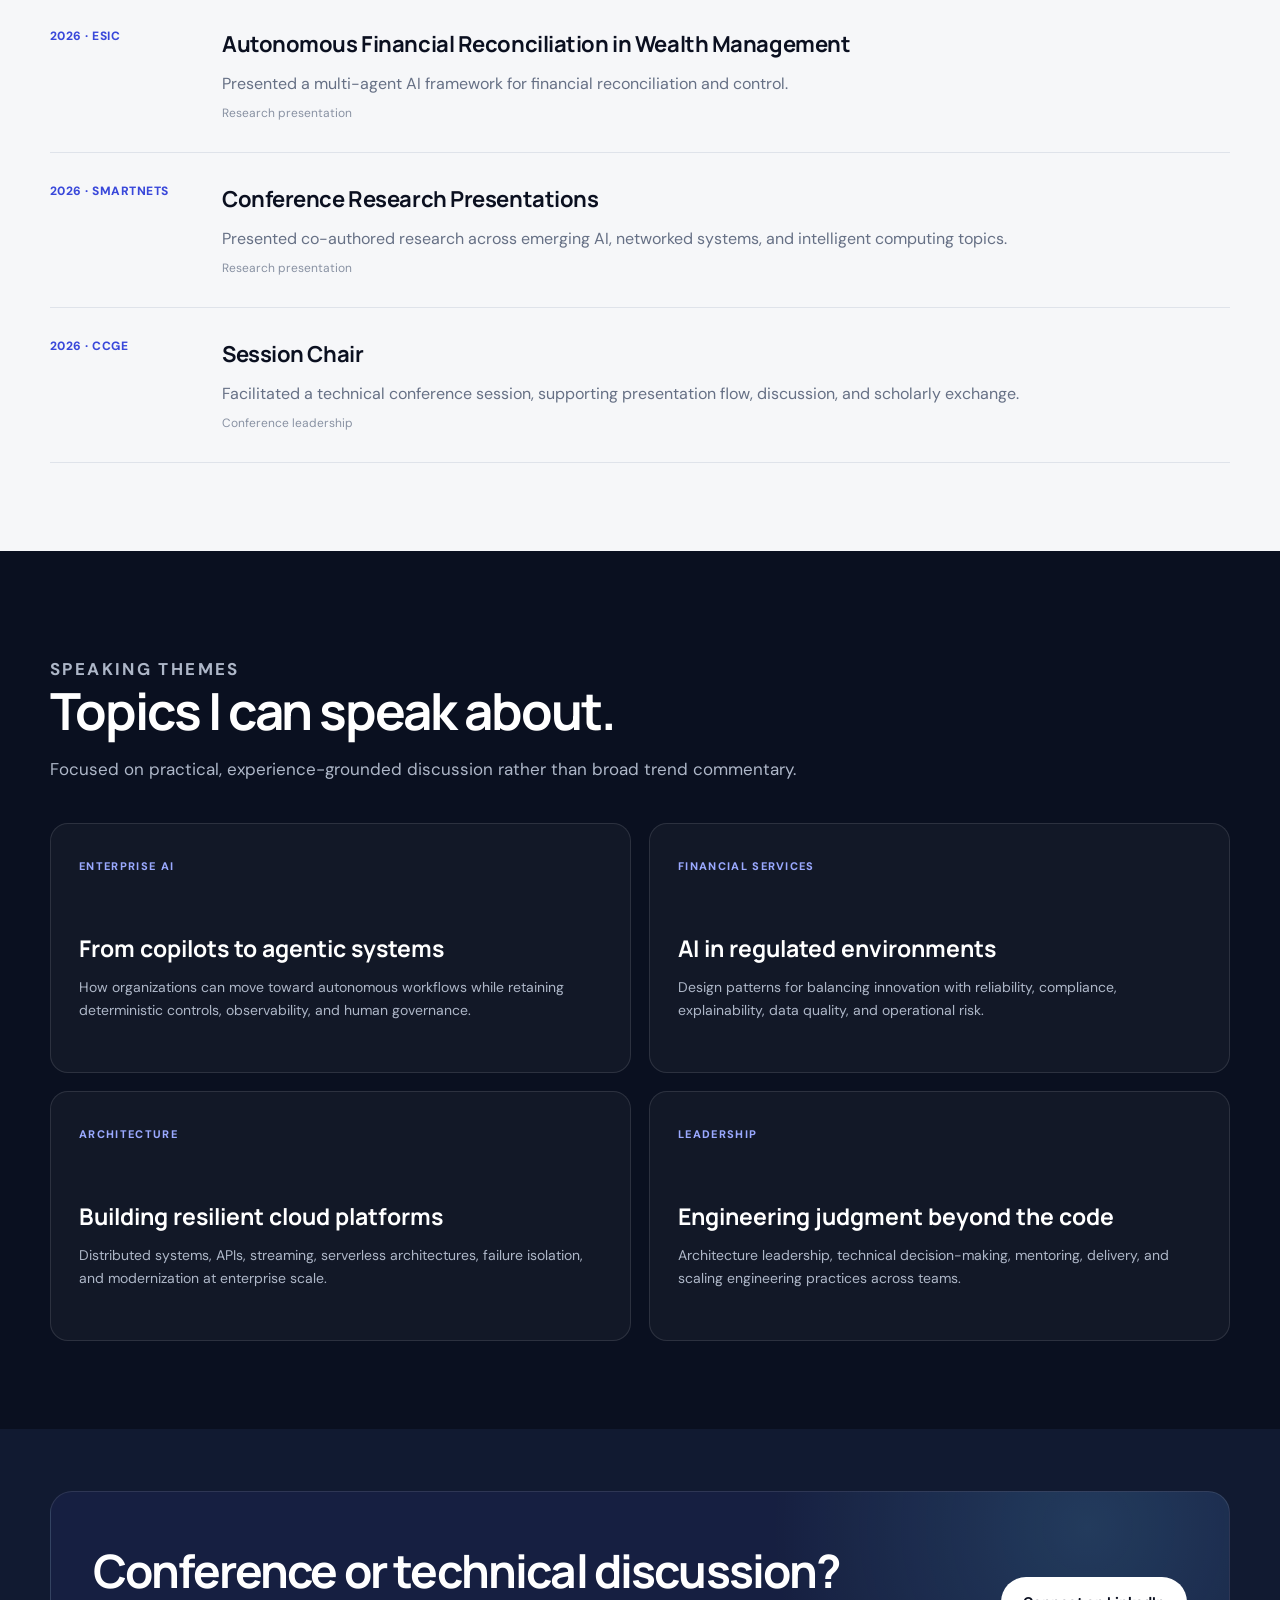
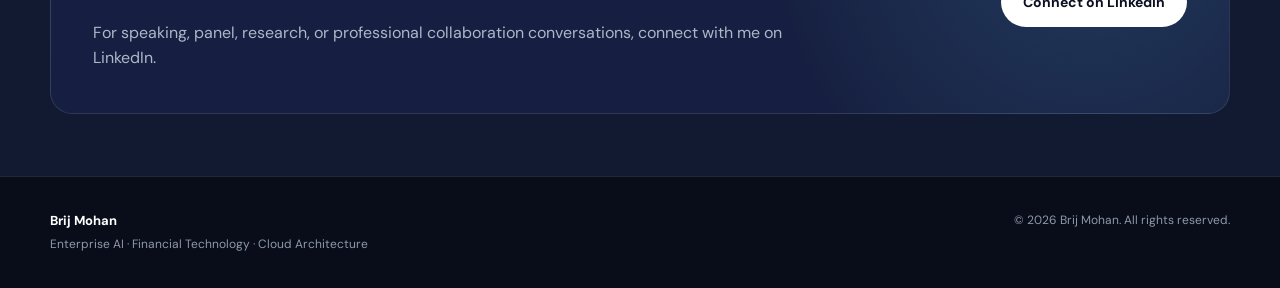
<file: talks/index.html>
<!DOCTYPE html>
<html lang="en">
<head>
  <meta charset="UTF-8" />
  <meta name="viewport" content="width=device-width, initial-scale=1.0" />
  <meta name="description" content="Selected conference speaking, panel participation, paper presentations, and technical sessions by Brij Mohan." />
  <meta name="author" content="Brij Mohan" />
  <meta name="theme-color" content="#0a1020" />
  <title>Speaking & Conferences | Brij Mohan</title>
  <link rel="preconnect" href="https://fonts.googleapis.com" />
  <link rel="preconnect" href="https://fonts.gstatic.com" crossorigin />
  <link href="https://fonts.googleapis.com/css2?family=DM+Sans:wght@400;500;600;700&family=Manrope:wght@500;600;700;800&display=swap" rel="stylesheet" />
  <link rel="stylesheet" href="/style.css" />
</head>
<body>
  <a class="skip-link" href="#main">Skip to content</a>
  
  <header class="site-header">
    <div class="container nav-shell">
      <a class="brand" href="/">
        <span class="brand-mark">BM</span><span class="brand-text">Brij Mohan</span>
      </a>
      <button class="nav-toggle" aria-expanded="false" aria-controls="primary-nav" aria-label="Toggle navigation">
        <span></span><span></span><span></span>
      </button>
      <nav class="nav-links" id="primary-nav">
        <a href="/">Home</a>
<a href="/research/">Research</a>
<a href="/blog/">Writing</a>
<a href="/talks/" aria-current="page">Speaking</a>
<a href="/judging/">Service</a>
<a href="/projects/">Projects</a>
        <a class="nav-cta" href="https://topmate.io/mohanbrij" target="_blank" rel="noopener noreferrer">Book a 1:1</a>
      </nav>
    </div>
  </header>
  <main id="main">
    
<section class="inner-hero">
  <div class="container inner-hero-grid">
    <div>
      <p class="eyebrow">Speaking & Conferences</p>
      <h1 class="inner-title">Turning complex systems into useful conversations.</h1>
      <p class="inner-lede">Panels, paper presentations, technical sessions, and conference contributions spanning enterprise AI, financial systems, cloud architecture, and autonomous agents.</p>
    </div>
    <div class="inner-stat-panel">
      <div class="inner-stat"><strong>AI</strong><span>Enterprise & agentic AI</span></div>
      <div class="inner-stat"><strong>FinTech</strong><span>Financial services & wealth technology</span></div>
      <div class="inner-stat"><strong>Research</strong><span>Conference paper presentations</span></div>
    </div>
  </div>
</section>

<section class="page-section page-section-light">
  <div class="container">
    <div class="page-heading">
      <p class="eyebrow eyebrow-dark">Selected Engagements</p>
      <h2>Speaking, presenting, and facilitating technical dialogue.</h2>
    </div>
    <div class="timeline">
      <article class="timeline-item"><div class="timeline-date">2026 · New York</div><div class="timeline-copy"><h3>AI in Finance Summit NY</h3><p>Panel participation on the evolving role of AI in financial services, including enterprise adoption, autonomous systems, risk, and human oversight.</p><span class="timeline-note">Industry panel</span></div></article>
      <article class="timeline-item">
        <div class="timeline-date">February 18, 2026 · San Jose</div>
        <div class="timeline-copy">
          <h3>DeveloperWeek 2026</h3>
          <p><strong>Building Scalable Multi-Agent Systems: A Microservices Approach</strong></p>
          <p>I led a workshop on designing production AI agent systems, covering how to split agents into services, coordinate communication, manage distributed state, and build in reliability and governance.</p>
          <span class="timeline-note">PRO Workshop · AI DevWorld Main Stage</span>
          <p><a class="inline-link" href="https://developerweek-2026.sessionize.com/schedule">View the conference schedule →</a></p>
        </div>
      </article>
      <article class="timeline-item"><div class="timeline-date">2026 · ICGIS</div><div class="timeline-copy"><h3>RegAgent: Adaptive Financial Regulatory Compliance</h3><p>Presented research on LLM-powered autonomous agents for compliance monitoring and reporting.</p><span class="timeline-note">Best Presenter · Best Paper</span></div></article>
      <article class="timeline-item"><div class="timeline-date">2026 · IEEE CCWC</div><div class="timeline-copy"><h3>Autonomous Data Stewardship</h3><p>Presented multi-agent AI research for real-time master data management in financial services.</p><span class="timeline-note">Research presentation</span></div></article>
      <article class="timeline-item"><div class="timeline-date">2026 · ESIC</div><div class="timeline-copy"><h3>Autonomous Financial Reconciliation in Wealth Management</h3><p>Presented a multi-agent AI framework for financial reconciliation and control.</p><span class="timeline-note">Research presentation</span></div></article>
      <article class="timeline-item"><div class="timeline-date">2026 · SMARTNets</div><div class="timeline-copy"><h3>Conference Research Presentations</h3><p>Presented co-authored research across emerging AI, networked systems, and intelligent computing topics.</p><span class="timeline-note">Research presentation</span></div></article>
      <article class="timeline-item"><div class="timeline-date">2026 · CCGE</div><div class="timeline-copy"><h3>Session Chair</h3><p>Facilitated a technical conference session, supporting presentation flow, discussion, and scholarly exchange.</p><span class="timeline-note">Conference leadership</span></div></article>
    </div>
  </div>
</section>

<section class="page-section page-section-dark">
  <div class="container">
    <div class="page-heading"><p class="eyebrow">Speaking Themes</p><h2>Topics I can speak about.</h2><p>Focused on practical, experience-grounded discussion rather than broad trend commentary.</p></div>
    <div class="dark-card-grid">
      <article class="dark-info-card"><span class="card-eyebrow">Enterprise AI</span><h3>From copilots to agentic systems</h3><p>How organizations can move toward autonomous workflows while retaining deterministic controls, observability, and human governance.</p></article>
      <article class="dark-info-card"><span class="card-eyebrow">Financial Services</span><h3>AI in regulated environments</h3><p>Design patterns for balancing innovation with reliability, compliance, explainability, data quality, and operational risk.</p></article>
      <article class="dark-info-card"><span class="card-eyebrow">Architecture</span><h3>Building resilient cloud platforms</h3><p>Distributed systems, APIs, streaming, serverless architectures, failure isolation, and modernization at enterprise scale.</p></article>
      <article class="dark-info-card"><span class="card-eyebrow">Leadership</span><h3>Engineering judgment beyond the code</h3><p>Architecture leadership, technical decision-making, mentoring, delivery, and scaling engineering practices across teams.</p></article>
    </div>
  </div>
</section>

<section class="page-cta">
  <div class="container page-cta-card">
    <div><h2>Conference or technical discussion?</h2><p>For speaking, panel, research, or professional collaboration conversations, connect with me on LinkedIn.</p></div>
    <a class="button button-light" href="https://www.linkedin.com/in/bmdayal/" target="_blank" rel="noopener noreferrer">Connect on LinkedIn</a>
  </div>
</section>

  </main>
  
  <footer class="site-footer">
    <div class="container footer-row">
      <div><strong>Brij Mohan</strong><span>Enterprise AI · Financial Technology · Cloud Architecture</span></div>
      <p>© 2026 Brij Mohan. All rights reserved.</p>
    </div>
  </footer>
  <script>
    const toggle = document.querySelector('.nav-toggle');
    const nav = document.querySelector('.nav-links');
    if (toggle && nav) {
      toggle.addEventListener('click', () => {
        const expanded = toggle.getAttribute('aria-expanded') === 'true';
        toggle.setAttribute('aria-expanded', String(!expanded));
        nav.classList.toggle('is-open');
      });
      nav.querySelectorAll('a').forEach(a => a.addEventListener('click', () => {
        nav.classList.remove('is-open');
        toggle.setAttribute('aria-expanded','false');
      }));
    }
  </script>
  <!-- Cloudflare Web Analytics -->
  <script type='module' src='https://static.cloudflareinsights.com/beacon.min.js' data-cf-beacon='{"token": "a531abeb45494b0d88fc303a36410803"}'></script>
  <!-- End Cloudflare Web Analytics -->
</body>
</html>
</file>
<file: style.css>
:root {
  --ink: #0b1020;
  --ink-soft: #151d33;
  --paper: #f6f7f9;
  --white: #ffffff;
  --muted: #667085;
  --muted-light: #a9b0c1;
  --line: #dfe3ea;
  --line-dark: rgba(255, 255, 255, 0.11);
  --accent: #5b6cff;
  --accent-deep: #3948da;
  --accent-soft: #e8ebff;
  --cyan: #6bd8ff;
  --radius-lg: 28px;
  --radius-md: 18px;
  --radius-sm: 12px;
  --shadow: 0 24px 70px rgba(10, 16, 32, 0.12);
  --container: 1180px;
}

* {
  box-sizing: border-box;
}

html {
  scroll-behavior: smooth;
}

body {
  margin: 0;
  font-family: "DM Sans", system-ui, -apple-system, BlinkMacSystemFont, "Segoe UI", sans-serif;
  color: var(--white);
  background: var(--ink);
  line-height: 1.6;
  -webkit-font-smoothing: antialiased;
}

img {
  display: block;
  max-width: 100%;
}

a {
  color: inherit;
  text-decoration: none;
}

button,
a {
  -webkit-tap-highlight-color: transparent;
}

.container {
  width: min(calc(100% - 40px), var(--container));
  margin-inline: auto;
}

.skip-link {
  position: fixed;
  left: 12px;
  top: -60px;
  z-index: 999;
  padding: 10px 14px;
  border-radius: 8px;
  background: var(--white);
  color: var(--ink);
}

.skip-link:focus {
  top: 12px;
}

.site-header {
  position: sticky;
  top: 0;
  z-index: 100;
  background: rgba(10, 16, 32, 0.82);
  backdrop-filter: blur(18px);
  border-bottom: 1px solid rgba(255, 255, 255, 0.07);
}

.nav-shell {
  min-height: 76px;
  display: flex;
  align-items: center;
  justify-content: space-between;
  gap: 24px;
}

.brand {
  display: inline-flex;
  align-items: center;
  gap: 12px;
  font-family: "Manrope", sans-serif;
  font-weight: 700;
}

.brand-mark {
  display: grid;
  place-items: center;
  width: 38px;
  height: 38px;
  border-radius: 11px;
  background: linear-gradient(135deg, var(--accent), #8f70ff);
  font-size: 13px;
  letter-spacing: 0.06em;
}

.brand-text {
  font-size: 15px;
}

.nav-links {
  display: flex;
  align-items: center;
  gap: 30px;
  font-size: 14px;
  font-weight: 600;
  color: #c8cedb;
}

.nav-links > a:not(.nav-cta) {
  transition: color 180ms ease;
}

.nav-links > a:not(.nav-cta):hover {
  color: var(--white);
}

.nav-cta {
  padding: 11px 17px;
  border-radius: 999px;
  background: var(--white);
  color: var(--ink);
  transition: transform 180ms ease, box-shadow 180ms ease;
}

.nav-cta:hover {
  transform: translateY(-1px);
  box-shadow: 0 8px 28px rgba(255, 255, 255, 0.14);
}

.nav-toggle {
  display: none;
  width: 42px;
  height: 42px;
  padding: 10px;
  border: 0;
  background: transparent;
}

.nav-toggle span {
  display: block;
  width: 100%;
  height: 2px;
  margin: 5px 0;
  background: var(--white);
}

.section {
  position: relative;
  padding: 108px 0;
}

.hero {
  min-height: calc(100vh - 76px);
  display: flex;
  align-items: center;
  overflow: hidden;
  padding-top: 90px;
  background:
    radial-gradient(circle at 78% 18%, rgba(91, 108, 255, 0.16), transparent 28%),
    linear-gradient(180deg, #0a1020 0%, #0d1427 100%);
}

.hero-glow {
  position: absolute;
  border-radius: 999px;
  filter: blur(1px);
  pointer-events: none;
}

.hero-glow-one {
  width: 520px;
  height: 520px;
  right: -240px;
  top: 80px;
  border: 1px solid rgba(107, 216, 255, 0.18);
}

.hero-glow-two {
  width: 760px;
  height: 760px;
  right: -310px;
  top: -30px;
  border: 1px solid rgba(91, 108, 255, 0.12);
}

.hero-grid {
  display: grid;
  grid-template-columns: minmax(0, 1.4fr) minmax(300px, 0.6fr);
  gap: 76px;
  align-items: center;
}

.eyebrow {
  margin: 0 0 18px;
  color: #9aa9ff;
  font-size: 12px;
  font-weight: 700;
  letter-spacing: 0.14em;
  text-transform: uppercase;
}

.eyebrow-dark {
  color: var(--accent-deep);
}

.hero h1 {
  max-width: 820px;
  margin: 0;
  font-family: "Manrope", sans-serif;
  font-size: clamp(48px, 6vw, 84px);
  line-height: 0.98;
  letter-spacing: -0.055em;
}

.hero-lede {
  max-width: 740px;
  margin: 28px 0 0;
  color: #bdc5d5;
  font-size: clamp(18px, 2vw, 21px);
  line-height: 1.7;
}

.hero-lede strong {
  color: var(--white);
  font-weight: 600;
}

.hero-actions {
  display: flex;
  flex-wrap: wrap;
  gap: 14px;
  margin-top: 36px;
}

.button {
  display: inline-flex;
  align-items: center;
  justify-content: center;
  min-height: 50px;
  padding: 0 22px;
  border-radius: 999px;
  font-size: 14px;
  font-weight: 700;
  transition: transform 180ms ease, box-shadow 180ms ease, background 180ms ease;
}

.button:hover {
  transform: translateY(-2px);
}

.button-primary {
  background: linear-gradient(135deg, var(--accent), #7c5cff);
  box-shadow: 0 12px 34px rgba(91, 108, 255, 0.25);
}

.button-secondary {
  border: 1px solid rgba(255, 255, 255, 0.18);
  background: rgba(255, 255, 255, 0.04);
}

.button-secondary:hover {
  background: rgba(255, 255, 255, 0.08);
}

.button-dark {
  background: var(--ink);
  color: var(--white);
}

.button-light {
  background: var(--white);
  color: var(--ink);
}

.hero-proof {
  display: grid;
  grid-template-columns: repeat(4, 1fr);
  gap: 20px;
  margin-top: 64px;
  padding-top: 30px;
  border-top: 1px solid var(--line-dark);
}

.hero-proof div {
  display: grid;
  gap: 4px;
}

.hero-proof strong {
  font-family: "Manrope", sans-serif;
  font-size: 19px;
}

.hero-proof span {
  color: var(--muted-light);
  font-size: 12px;
}

.profile-card {
  overflow: hidden;
  border: 1px solid rgba(255, 255, 255, 0.11);
  border-radius: var(--radius-lg);
  background: rgba(255, 255, 255, 0.045);
  box-shadow: 0 34px 80px rgba(0, 0, 0, 0.22);
}

.profile-image-wrap {
  aspect-ratio: 4 / 4.7;
  overflow: hidden;
  background: #19233b;
}

.profile-image {
  width: 100%;
  height: 100%;
  object-fit: cover;
  object-position: center;
}

.profile-card-body {
  padding: 26px;
}

.profile-kicker {
  margin: 0 0 5px;
  color: #9aa9ff;
  font-size: 11px;
  font-weight: 700;
  letter-spacing: 0.12em;
  text-transform: uppercase;
}

.profile-card h2 {
  margin: 0;
  font-family: "Manrope", sans-serif;
  font-size: 27px;
}

.profile-card p:not(.profile-kicker) {
  margin: 8px 0 18px;
  color: #aeb7c8;
  font-size: 14px;
}

.profile-links {
  display: flex;
  flex-wrap: wrap;
  gap: 16px;
  padding-top: 18px;
  border-top: 1px solid var(--line-dark);
  font-size: 13px;
  font-weight: 600;
}

.profile-links a:hover {
  color: var(--cyan);
}

.trust-strip {
  border-top: 1px solid rgba(255, 255, 255, 0.08);
  border-bottom: 1px solid rgba(255, 255, 255, 0.08);
  background: #0b1223;
}

.trust-row {
  min-height: 88px;
  display: flex;
  align-items: center;
  justify-content: space-between;
  gap: 22px;
  color: #aeb7c8;
  font-size: 12px;
  font-weight: 700;
  letter-spacing: 0.06em;
  text-transform: uppercase;
}

.section-light {
  color: var(--ink);
  background: var(--paper);
}

.section-topless {
  padding-top: 20px;
}

.two-column {
  display: grid;
  grid-template-columns: 0.75fr 1.25fr;
  gap: 90px;
}

.section-title {
  max-width: 800px;
  margin: 0;
  font-family: "Manrope", sans-serif;
  font-size: clamp(38px, 5vw, 60px);
  line-height: 1.08;
  letter-spacing: -0.04em;
}

.dark-title {
  color: var(--ink);
}

.prose {
  max-width: 720px;
  color: #4d586c;
  font-size: 19px;
  line-height: 1.85;
}

.prose p {
  margin: 0 0 22px;
}

.section-heading {
  margin-bottom: 48px;
}

.compact-heading {
  margin-bottom: 38px;
}

.section-intro {
  max-width: 680px;
  margin: 20px 0 0;
  color: #657086;
  font-size: 17px;
}

.card-grid {
  display: grid;
  gap: 20px;
}

.impact-grid {
  grid-template-columns: repeat(2, 1fr);
}

.feature-card {
  position: relative;
  min-height: 310px;
  padding: 34px;
  overflow: hidden;
  border: 1px solid var(--line);
  border-radius: var(--radius-md);
  background: var(--white);
  transition: transform 180ms ease, box-shadow 180ms ease;
}

.feature-card:hover {
  transform: translateY(-4px);
  box-shadow: var(--shadow);
}

.card-number {
  display: inline-block;
  margin-bottom: 70px;
  color: var(--accent-deep);
  font-family: "Manrope", sans-serif;
  font-size: 13px;
  font-weight: 800;
}

.feature-card h3 {
  margin: 0 0 12px;
  font-family: "Manrope", sans-serif;
  font-size: 27px;
  letter-spacing: -0.025em;
}

.feature-card p {
  max-width: 520px;
  margin: 0;
  color: #667085;
}

.book-card {
  min-height: auto;
}

.book-card .book-subtitle {
  margin-bottom: 16px;
  color: var(--ink);
  font-weight: 700;
}

.book-card .book-detail {
  margin-top: 16px;
  font-size: 14px;
}

.book-card .inline-link {
  display: inline-block;
  margin-top: 12px;
}

.section-dark {
  background:
    radial-gradient(circle at 15% 20%, rgba(91, 108, 255, 0.12), transparent 24%),
    #0a1020;
}

.work-grid {
  display: grid;
  grid-template-columns: repeat(2, 1fr);
  gap: 20px;
}

.work-card {
  min-height: 300px;
  display: flex;
  flex-direction: column;
  padding: 32px;
  border: 1px solid var(--line-dark);
  border-radius: var(--radius-md);
  background: rgba(255, 255, 255, 0.035);
  transition: transform 180ms ease, border-color 180ms ease, background 180ms ease;
}

.work-card:hover {
  transform: translateY(-3px);
  border-color: rgba(154, 169, 255, 0.48);
  background: rgba(255, 255, 255, 0.055);
}

.work-label {
  color: #9aa9ff;
  font-size: 11px;
  font-weight: 700;
  letter-spacing: 0.12em;
  text-transform: uppercase;
}

.work-card h3 {
  margin: 34px 0 12px;
  font-family: "Manrope", sans-serif;
  font-size: 28px;
}

.work-card p {
  margin: 0 0 32px;
  color: #aeb7c8;
}

.text-link {
  margin-top: auto;
  font-size: 14px;
  font-weight: 700;
}

.editorial-grid {
  display: grid;
  grid-template-columns: 0.9fr 1.1fr;
  gap: 90px;
  align-items: start;
}

.editorial-heading > p:not(.eyebrow) {
  max-width: 520px;
  margin: 25px 0 28px;
  color: #667085;
  font-size: 17px;
}

.publication-list {
  border-top: 1px solid #cfd5df;
}

.publication-list article {
  padding: 28px 0;
  border-bottom: 1px solid #cfd5df;
}

.publication-list span {
  color: var(--accent-deep);
  font-size: 11px;
  font-weight: 700;
  letter-spacing: 0.09em;
  text-transform: uppercase;
}

.publication-list h3 {
  margin: 8px 0 0;
  font-family: "Manrope", sans-serif;
  font-size: 22px;
  line-height: 1.35;
  letter-spacing: -0.02em;
}

.section-accent {
  background: linear-gradient(135deg, #3545d9, #5b6cff 60%, #6c58e9);
}

.light-intro {
  color: rgba(255, 255, 255, 0.78);
}

.service-grid {
  display: grid;
  grid-template-columns: repeat(4, 1fr);
  gap: 16px;
}

.service-grid article {
  min-height: 270px;
  padding: 26px;
  border: 1px solid rgba(255, 255, 255, 0.2);
  border-radius: var(--radius-md);
  background: rgba(255, 255, 255, 0.08);
}

.service-icon {
  display: grid;
  place-items: center;
  width: 42px;
  height: 42px;
  border-radius: 12px;
  background: rgba(255, 255, 255, 0.14);
  font-family: "Manrope", sans-serif;
  font-size: 12px;
  font-weight: 800;
}

.service-grid h3 {
  margin: 56px 0 10px;
  font-family: "Manrope", sans-serif;
  font-size: 21px;
}

.service-grid p {
  margin: 0;
  color: rgba(255, 255, 255, 0.8);
  font-size: 14px;
}

.service-actions {
  margin-top: 24px;
}

#books,
#recent-service {
  scroll-margin-top: 76px;
}

.recognition-list {
  border-top: 1px solid #cfd5df;
}

.recognition-item {
  display: grid;
  grid-template-columns: 130px 1fr;
  gap: 30px;
  padding: 28px 0;
  border-bottom: 1px solid #cfd5df;
}

.recognition-year {
  color: var(--accent-deep);
  font-family: "Manrope", sans-serif;
  font-size: 13px;
  font-weight: 800;
}

.recognition-item h3 {
  margin: 0 0 5px;
  font-family: "Manrope", sans-serif;
  font-size: 23px;
  letter-spacing: -0.02em;
}

.recognition-item p {
  margin: 0;
  color: #667085;
}

.mentorship-section {
  padding: 60px 0;
  background: #111a31;
}

.mentorship-card {
  display: grid;
  grid-template-columns: 1.3fr 0.7fr;
  gap: 70px;
  align-items: center;
  padding: 52px;
  border: 1px solid rgba(255, 255, 255, 0.1);
  border-radius: var(--radius-lg);
  background:
    radial-gradient(circle at 88% 15%, rgba(107, 216, 255, 0.16), transparent 32%),
    linear-gradient(135deg, rgba(91, 108, 255, 0.2), rgba(255, 255, 255, 0.03));
}

.mentorship-card h2 {
  margin: 0;
  font-family: "Manrope", sans-serif;
  font-size: clamp(32px, 4vw, 48px);
  line-height: 1.08;
  letter-spacing: -0.035em;
}

.mentorship-card p:not(.eyebrow) {
  max-width: 700px;
  margin: 18px 0 0;
  color: #b8c0d0;
}

.mentorship-actions {
  display: grid;
  gap: 12px;
  justify-items: start;
}

.mentorship-actions span {
  color: #9099ac;
  font-size: 12px;
}

.contact-section {
  padding-top: 90px;
  padding-bottom: 90px;
}

.contact-grid {
  display: grid;
  grid-template-columns: 1fr 1fr;
  gap: 80px;
}

.contact-copy {
  color: #596579;
  font-size: 18px;
}

.contact-copy p {
  margin-top: 0;
}

.contact-links {
  display: flex;
  flex-wrap: wrap;
  gap: 20px;
  padding-top: 18px;
}

.contact-links a {
  color: var(--ink);
  font-size: 14px;
  font-weight: 700;
}

.contact-links a:hover {
  color: var(--accent-deep);
}

.site-footer {
  padding: 34px 0;
  border-top: 1px solid var(--line-dark);
  background: #080d19;
}

.footer-row {
  display: flex;
  justify-content: space-between;
  gap: 30px;
  color: #8f98aa;
  font-size: 12px;
}

.footer-row > div {
  display: grid;
  gap: 3px;
}

.footer-row strong {
  color: var(--white);
  font-size: 13px;
}

.footer-row p {
  margin: 0;
}

@media (max-width: 980px) {
  .hero-grid,
  .editorial-grid,
  .two-column,
  .contact-grid {
    grid-template-columns: 1fr;
    gap: 52px;
  }

  .hero {
    min-height: auto;
  }

  .profile-card {
    max-width: 440px;
  }

  .service-grid {
    grid-template-columns: repeat(2, 1fr);
  }

  .mentorship-card {
    grid-template-columns: 1fr;
    gap: 34px;
  }

  .trust-row {
    flex-wrap: wrap;
    justify-content: flex-start;
    padding: 24px 0;
  }

  .trust-row span {
    flex: 1 1 28%;
  }
}

@media (max-width: 760px) {
  .container {
    width: min(calc(100% - 28px), var(--container));
  }

  .section {
    padding: 78px 0;
  }

  .section-topless {
    padding-top: 0;
  }

  .nav-toggle {
    display: block;
  }

  .nav-links {
    position: absolute;
    top: 76px;
    left: 14px;
    right: 14px;
    display: none;
    flex-direction: column;
    align-items: stretch;
    gap: 2px;
    padding: 12px;
    border: 1px solid rgba(255, 255, 255, 0.1);
    border-radius: 16px;
    background: #10182b;
    box-shadow: 0 20px 60px rgba(0, 0, 0, 0.3);
  }

  .nav-links.is-open {
    display: flex;
  }

  .nav-links a {
    padding: 12px;
  }

  .nav-cta {
    margin-top: 6px;
    text-align: center;
  }

  .hero {
    padding-top: 68px;
  }

  .hero-grid {
    gap: 48px;
  }

  .hero h1 {
    font-size: clamp(44px, 13vw, 66px);
  }

  .hero-proof {
    grid-template-columns: repeat(2, 1fr);
    gap: 24px;
    margin-top: 48px;
  }

  .impact-grid,
  .work-grid {
    grid-template-columns: 1fr;
  }

  .feature-card {
    min-height: 260px;
  }

  .card-number {
    margin-bottom: 48px;
  }

  .service-grid {
    grid-template-columns: 1fr;
  }

  .service-grid article {
    min-height: 230px;
  }

  .service-grid h3 {
    margin-top: 44px;
  }

  .recognition-item {
    grid-template-columns: 1fr;
    gap: 8px;
  }

  .mentorship-card {
    padding: 34px 26px;
  }

  .footer-row {
    flex-direction: column;
  }
}

@media (max-width: 460px) {
  .hero-actions,
  .hero-actions .button,
  .mentorship-actions,
  .mentorship-actions .button {
    width: 100%;
  }

  .trust-row span {
    flex-basis: 45%;
  }

  .profile-links {
    gap: 12px;
  }
}


/* =========================================================
   Inner pages
   ========================================================= */

.inner-hero {
  padding: 88px 0 70px;
  overflow: hidden;
  background:
    radial-gradient(circle at 82% 12%, rgba(91, 108, 255, 0.18), transparent 30%),
    linear-gradient(180deg, #0a1020 0%, #0d1427 100%);
  border-bottom: 1px solid rgba(255,255,255,.08);
}

.inner-hero-grid {
  display: grid;
  grid-template-columns: minmax(0, 1.35fr) minmax(260px, .65fr);
  gap: 72px;
  align-items: end;
}

.inner-title {
  margin: 0;
  max-width: 850px;
  font-family: "Manrope", sans-serif;
  font-size: clamp(46px, 6vw, 78px);
  line-height: 1;
  letter-spacing: -.052em;
}

.inner-lede {
  max-width: 720px;
  margin: 24px 0 0;
  color: #b8c1d2;
  font-size: 18px;
  line-height: 1.8;
}

.inner-stat-panel {
  display: grid;
  gap: 1px;
  overflow: hidden;
  border: 1px solid rgba(255,255,255,.1);
  border-radius: 18px;
  background: rgba(255,255,255,.08);
}

.inner-stat {
  display: grid;
  grid-template-columns: 90px 1fr;
  gap: 16px;
  align-items: center;
  padding: 20px;
  background: #111a31;
}

.inner-stat strong {
  font-family: "Manrope", sans-serif;
  font-size: 19px;
}

.inner-stat span {
  color: #aeb7c8;
  font-size: 13px;
}

.subnav {
  background: #0b1223;
  border-bottom: 1px solid rgba(255,255,255,.08);
}

.subnav-row {
  min-height: 64px;
  display: flex;
  align-items: center;
  gap: 25px;
  overflow-x: auto;
  scrollbar-width: none;
}

.subnav-row::-webkit-scrollbar {
  display: none;
}

.subnav-row a {
  flex: 0 0 auto;
  color: #aeb7c8;
  font-size: 13px;
  font-weight: 700;
}

.subnav-row a:hover,
.subnav-row a[aria-current="page"] {
  color: #fff;
}

.page-section {
  padding: 88px 0;
}

.page-section-light {
  background: var(--paper);
  color: var(--ink);
}

.page-section-white {
  background: #fff;
  color: var(--ink);
}

.page-section-dark {
  background: #0a1020;
  color: #fff;
}

.page-heading {
  max-width: 760px;
  margin-bottom: 40px;
}

.page-heading h2 {
  margin: 0;
  font-family: "Manrope", sans-serif;
  font-size: clamp(34px, 4vw, 52px);
  line-height: 1.08;
  letter-spacing: -.04em;
}

.page-heading p {
  margin: 17px 0 0;
  color: #667085;
  font-size: 17px;
}

.page-section-dark .page-heading p {
  color: #aeb7c8;
}

.topic-grid {
  display: grid;
  grid-template-columns: repeat(3, 1fr);
  gap: 18px;
}

.topic-card {
  min-height: 230px;
  padding: 28px;
  border: 1px solid var(--line);
  border-radius: 18px;
  background: #fff;
}

.topic-card .topic-kicker {
  display: inline-block;
  margin-bottom: 50px;
  color: var(--accent-deep);
  font-size: 11px;
  font-weight: 800;
  letter-spacing: .12em;
  text-transform: uppercase;
}

.topic-card h3 {
  margin: 0 0 10px;
  font-family: "Manrope", sans-serif;
  font-size: 22px;
  letter-spacing: -.025em;
}

.topic-card p {
  margin: 0;
  color: #667085;
  font-size: 14px;
}

.portfolio-list {
  border-top: 1px solid var(--line);
}

.portfolio-item {
  display: grid;
  grid-template-columns: 150px minmax(0, 1fr) 180px;
  gap: 28px;
  padding: 30px 0;
  border-bottom: 1px solid var(--line);
}

.portfolio-meta {
  color: var(--accent-deep);
  font-size: 12px;
  font-weight: 800;
  line-height: 1.55;
  letter-spacing: .04em;
  text-transform: uppercase;
}

.portfolio-main h3 {
  margin: 0 0 9px;
  font-family: "Manrope", sans-serif;
  font-size: 23px;
  line-height: 1.35;
  letter-spacing: -.025em;
}

.portfolio-main p {
  margin: 0;
  color: #667085;
  font-size: 14px;
  line-height: 1.75;
}

.portfolio-tags {
  display: flex;
  flex-wrap: wrap;
  gap: 7px;
  align-content: flex-start;
  justify-content: flex-end;
}

.mini-tag {
  display: inline-flex;
  padding: 6px 9px;
  border-radius: 999px;
  background: #eef0f5;
  color: #4f5b70;
  font-size: 10px;
  font-weight: 800;
  letter-spacing: .05em;
  text-transform: uppercase;
}

.timeline {
  position: relative;
  display: grid;
  gap: 0;
  border-top: 1px solid var(--line);
}

.timeline-item {
  display: grid;
  grid-template-columns: 140px 1fr;
  gap: 32px;
  padding: 29px 0;
  border-bottom: 1px solid var(--line);
}

.timeline-date {
  color: var(--accent-deep);
  font-size: 12px;
  font-weight: 800;
  letter-spacing: .04em;
  text-transform: uppercase;
}

.timeline-copy h3 {
  margin: 0 0 8px;
  font-family: "Manrope", sans-serif;
  font-size: 22px;
  letter-spacing: -.02em;
}

.timeline-copy p {
  margin: 0;
  color: #667085;
}

.timeline-copy .timeline-note {
  display: block;
  margin-top: 8px;
  color: #8992a3;
  font-size: 12px;
}

.dark-card-grid {
  display: grid;
  grid-template-columns: repeat(2, 1fr);
  gap: 18px;
}

.dark-info-card {
  min-height: 250px;
  padding: 28px;
  border: 1px solid rgba(255,255,255,.11);
  border-radius: 18px;
  background: rgba(255,255,255,.035);
}

.dark-info-card .card-eyebrow {
  display: inline-block;
  margin-bottom: 54px;
  color: #9aa9ff;
  font-size: 11px;
  font-weight: 800;
  letter-spacing: .12em;
  text-transform: uppercase;
}

.dark-info-card h3 {
  margin: 0 0 10px;
  font-family: "Manrope", sans-serif;
  font-size: 23px;
}

.dark-info-card p {
  margin: 0;
  color: #aeb7c8;
  font-size: 14px;
}

.article-feature {
  display: grid;
  grid-template-columns: .65fr 1.35fr;
  gap: 40px;
  padding: 36px;
  border: 1px solid var(--line);
  border-radius: 22px;
  background: #fff;
}

.article-art {
  min-height: 300px;
  display: flex;
  align-items: end;
  padding: 28px;
  border-radius: 16px;
  background:
    radial-gradient(circle at 20% 20%, rgba(107,216,255,.28), transparent 28%),
    linear-gradient(145deg, #121b35, #303fbf);
  color: #fff;
}

.article-art span {
  font-family: "Manrope", sans-serif;
  font-size: 42px;
  font-weight: 800;
  line-height: 1;
  letter-spacing: -.05em;
}

.article-copy {
  display: flex;
  flex-direction: column;
  justify-content: center;
}

.article-copy .article-meta {
  color: var(--accent-deep);
  font-size: 11px;
  font-weight: 800;
  letter-spacing: .11em;
  text-transform: uppercase;
}

.article-copy h2 {
  margin: 15px 0 13px;
  font-family: "Manrope", sans-serif;
  font-size: clamp(30px, 3vw, 42px);
  line-height: 1.12;
  letter-spacing: -.035em;
}

.article-copy p {
  margin: 0 0 22px;
  color: #667085;
}

.inline-link {
  color: var(--accent-deep);
  font-size: 14px;
  font-weight: 800;
}

.page-cta {
  padding: 62px 0;
  background: #111a31;
}

.page-cta-card {
  display: grid;
  grid-template-columns: 1fr auto;
  gap: 40px;
  align-items: center;
  padding: 42px;
  border: 1px solid rgba(255,255,255,.1);
  border-radius: 22px;
  background:
    radial-gradient(circle at 88% 16%, rgba(107,216,255,.15), transparent 30%),
    rgba(91,108,255,.08);
}

.page-cta-card h2 {
  margin: 0;
  font-family: "Manrope", sans-serif;
  font-size: clamp(30px, 4vw, 46px);
  letter-spacing: -.04em;
}

.page-cta-card p {
  max-width: 700px;
  margin: 12px 0 0;
  color: #aeb7c8;
}

.small-disclaimer {
  margin-top: 28px;
  color: #8992a3;
  font-size: 12px;
  line-height: 1.7;
}

@media (max-width: 900px) {
  .inner-hero-grid,
  .article-feature {
    grid-template-columns: 1fr;
  }

  .topic-grid {
    grid-template-columns: repeat(2, 1fr);
  }

  .portfolio-item {
    grid-template-columns: 120px 1fr;
  }

  .portfolio-tags {
    grid-column: 2;
    justify-content: flex-start;
  }
}

@media (max-width: 680px) {
  .inner-hero {
    padding: 66px 0 54px;
  }

  .topic-grid,
  .dark-card-grid {
    grid-template-columns: 1fr;
  }

  .portfolio-item,
  .timeline-item {
    grid-template-columns: 1fr;
    gap: 8px;
  }

  .portfolio-tags {
    grid-column: 1;
  }

  .page-cta-card {
    grid-template-columns: 1fr;
    padding: 30px 24px;
  }

  .article-feature {
    padding: 20px;
  }

  .article-art {
    min-height: 220px;
  }
}
</file>
